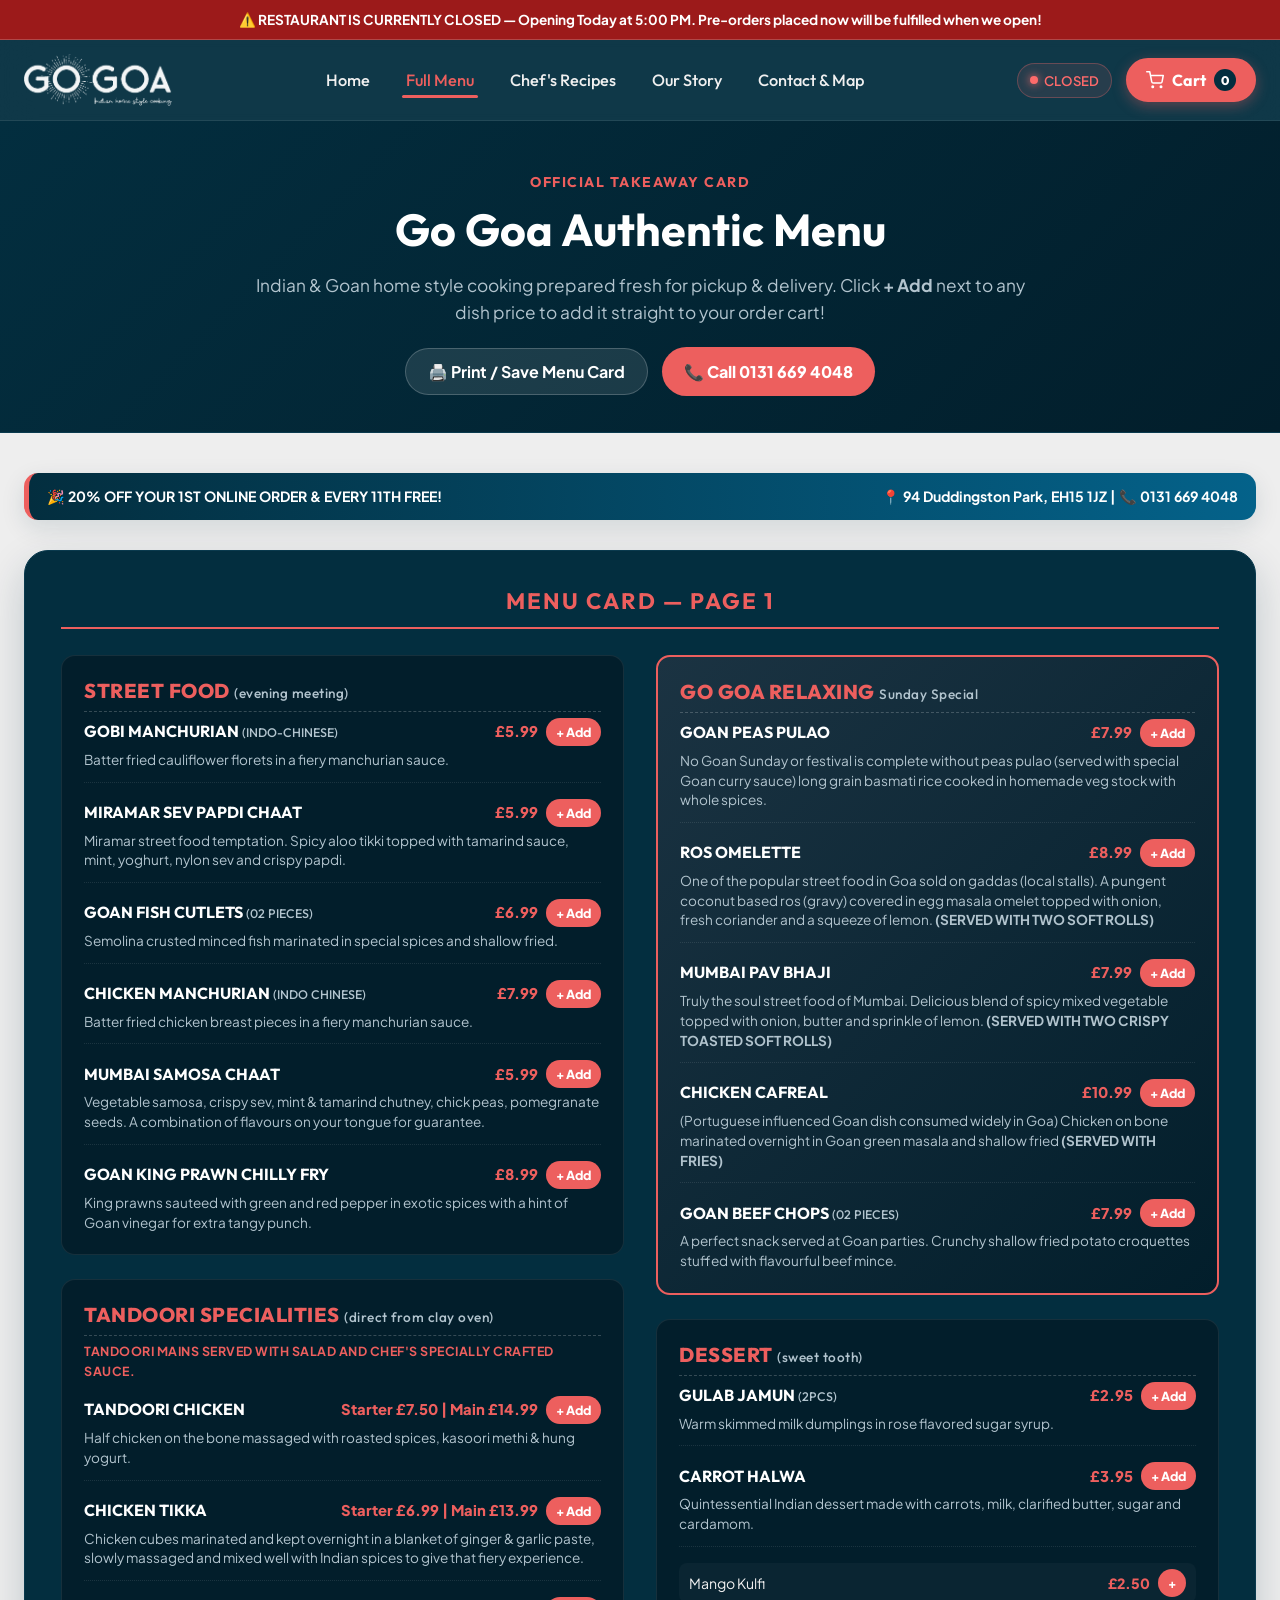
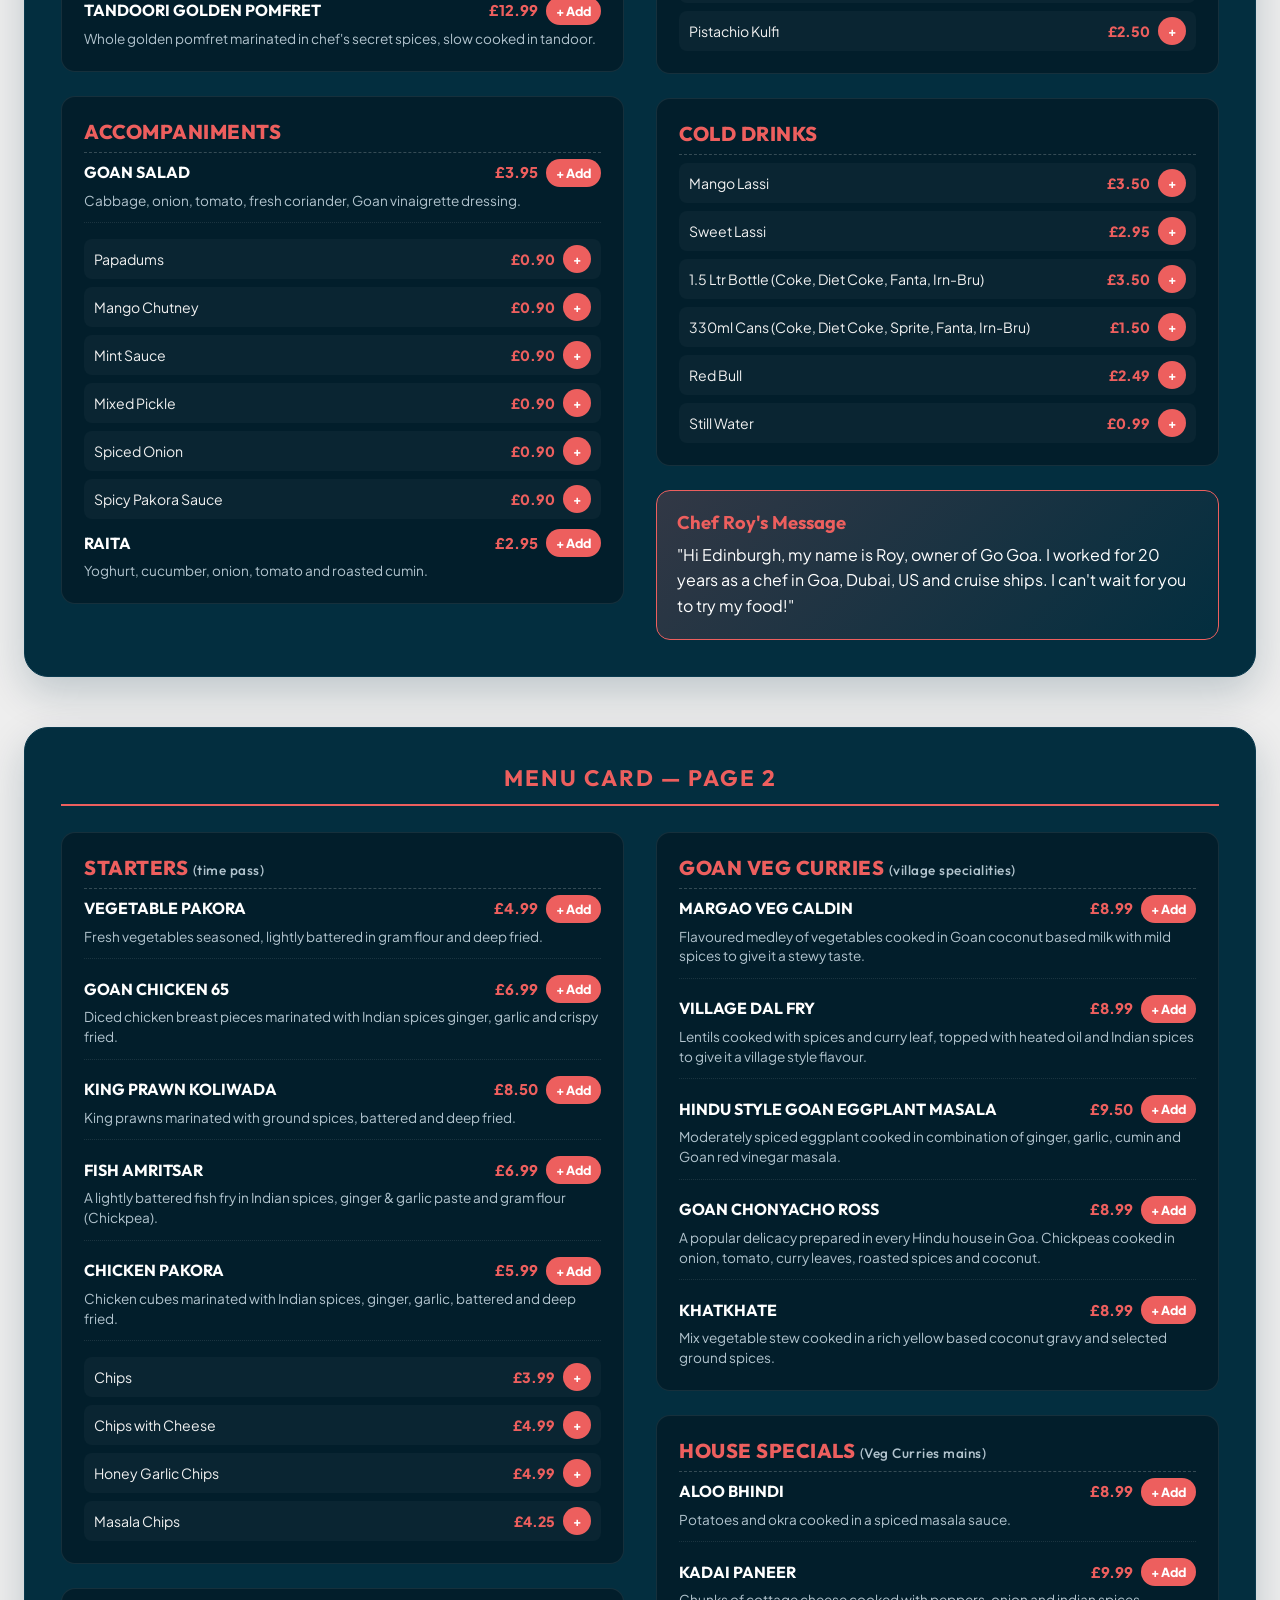
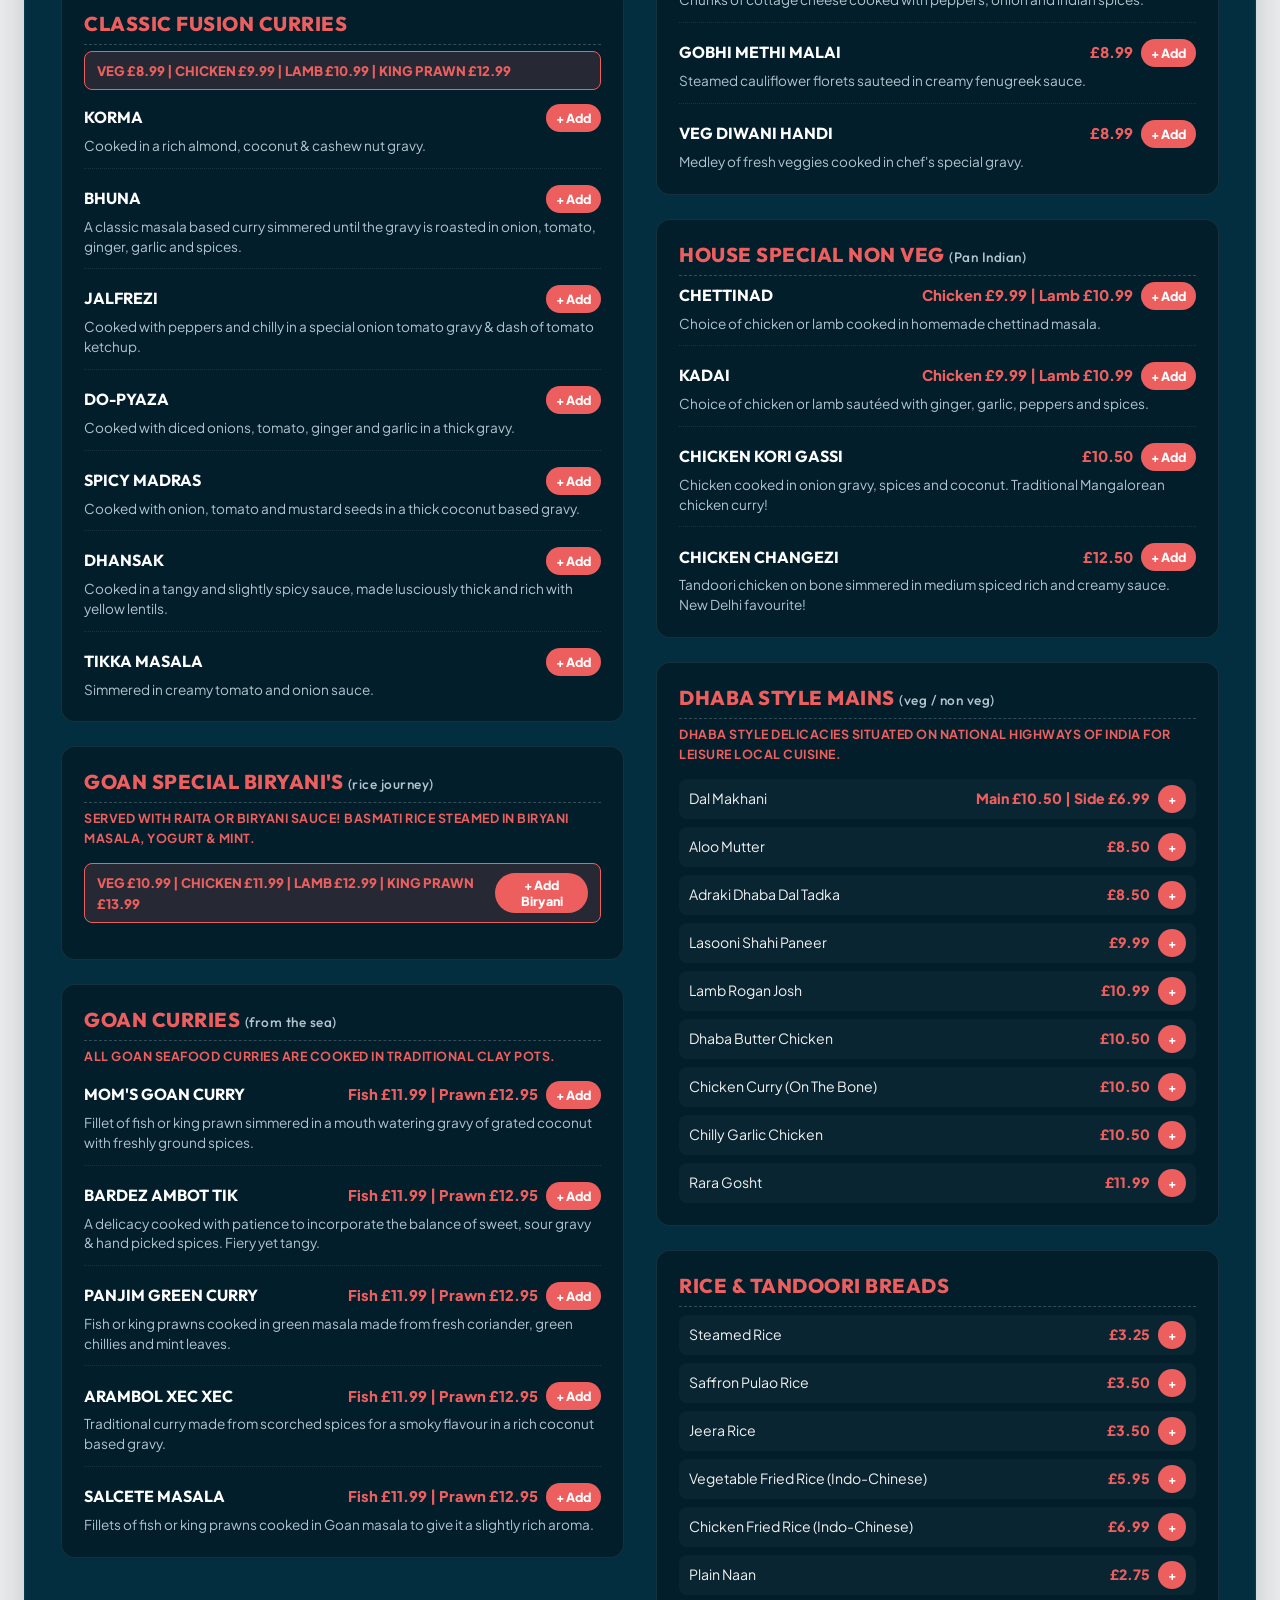
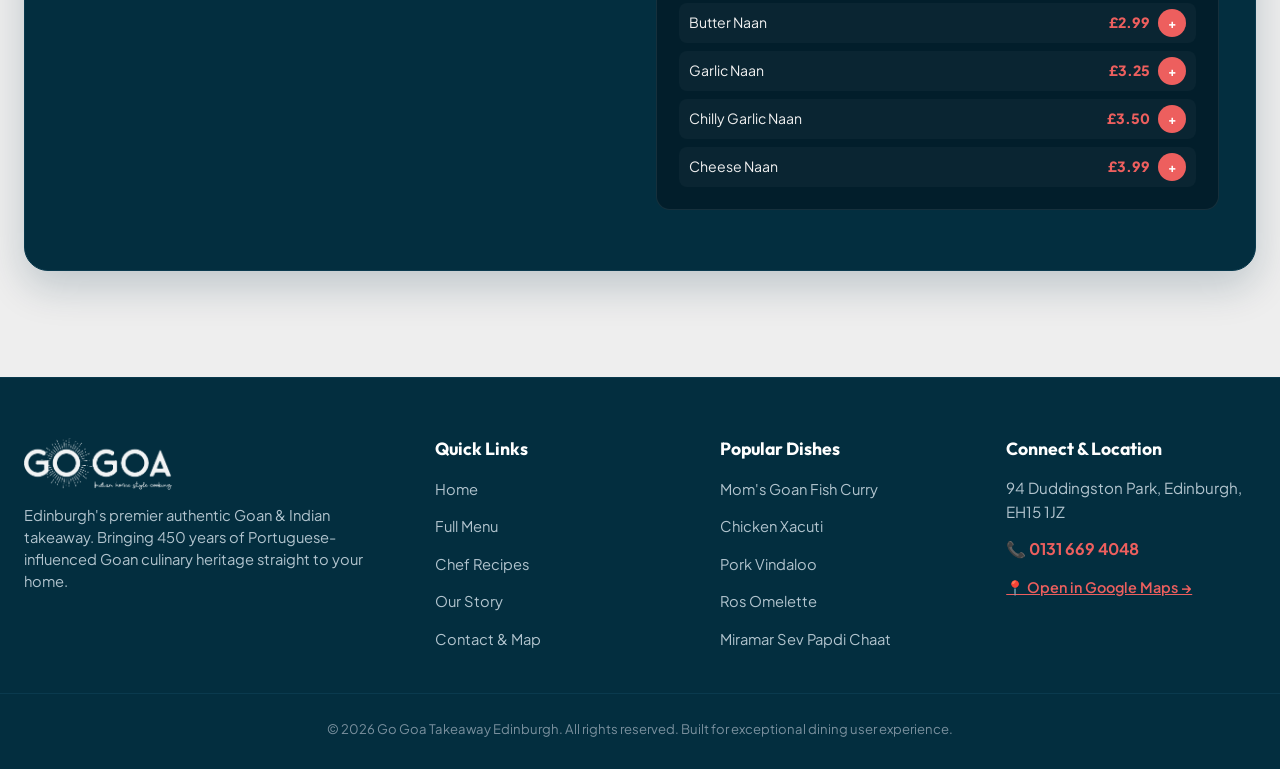
<file: menu.html>
<!DOCTYPE html>
<html lang="en-GB">
<head>
  <meta charset="UTF-8">
  <meta name="viewport" content="width=device-width, initial-scale=1.0, viewport-fit=cover">
  <title>Takeaway Menu Card | Go Goa Edinburgh</title>
  <meta name="description" content="Official takeaway written menu for Go Goa Edinburgh. Authentic Goan and Indian home style cooking freshly prepared for pickup and delivery.">
  
  <!-- Favicon -->
  <link rel="icon" type="image/jpg" href="https://gogoaedinburgh.co.uk/wp-content/uploads/2022/07/cropped-go-goa-indian-food-delivery-in-edinburgh-favicon--270x270.jpg">

  <!-- Stylesheet -->
  <link rel="stylesheet" href="styles.css?v=112">
</head>
<body class="menu-card-body">

  <!-- Closed Restaurant Top Warning Banner -->
  <div id="closed-alert-banner" class="closed-alert-banner"></div>

  <!-- Header / Navigation -->
  <header class="main-header">
    <div class="container header-container">
      <a href="index.html#home" class="brand-logo">
        <img src="images/logo-top.png" alt="Go Goa Takeaway Edinburgh" class="header-logo-img" />
      </a>

      <ul class="nav-links">
        <li><a href="index.html#home" class="nav-link">Home</a></li>
        <li><a href="menu.html" class="nav-link active" data-tab="menu">Full Menu</a></li>
        <li><a href="index.html#recipes" class="nav-link">Chef's Recipes</a></li>
        <li><a href="index.html#story" class="nav-link">Our Story</a></li>
        <li><a href="index.html#contact" class="nav-link">Contact & Map</a></li>
      </ul>

      <div class="header-actions">
        <div id="store-status-badge" class="status-badge open">
          <span class="status-dot"></span> <span class="status-text">OPEN NOW</span>
        </div>
        <button class="cart-btn" id="open-cart-btn" aria-label="View shopping cart">
          <svg width="18" height="18" fill="none" stroke="currentColor" stroke-width="2" stroke-linecap="round" stroke-linejoin="round" viewBox="0 0 24 24"><circle cx="9" cy="21" r="1"/><circle cx="20" cy="21" r="1"/><path d="M1 1h4l2.68 13.39a2 2 0 0 0 2 1.61h9.72a2 2 0 0 0 2-1.61L23 6H6"/></svg>
          <span class="cart-btn-label">Cart</span>
          <span class="cart-count cart-count-val">0</span>
        </button>
        <button class="mobile-menu-toggle" id="mobile-menu-toggle" aria-label="Toggle navigation menu">
          <span class="hamburger-line"></span>
          <span class="hamburger-line"></span>
          <span class="hamburger-line"></span>
        </button>
      </div>
    </div>
  </header>

  <!-- Mobile Navigation Overlay & Side Drawer -->
  <div class="mobile-nav-overlay" id="mobile-nav-overlay"></div>
  <aside class="mobile-nav-drawer" id="mobile-nav-drawer" aria-label="Mobile Navigation Menu">
    <div class="mobile-drawer-header">
      <a href="index.html#home" class="brand-logo drawer-logo">
        <img src="images/logo-top.png" alt="Go Goa Takeaway Edinburgh" class="header-logo-img" />
      </a>
      <button class="drawer-close-btn" id="close-mobile-nav" aria-label="Close menu">
        <svg width="18" height="18" viewBox="0 0 24 24" fill="none" stroke="currentColor" stroke-width="2.5" stroke-linecap="round" stroke-linejoin="round" aria-hidden="true">
          <line x1="18" y1="6" x2="6" y2="18"></line>
          <line x1="6" y1="6" x2="18" y2="18"></line>
        </svg>
      </button>
    </div>
    <div class="mobile-drawer-body">
      <ul class="mobile-drawer-links">
        <li>
          <a href="index.html#home" class="mobile-drawer-link">
            <span class="drawer-icon">🏠</span>
            <span>Home</span>
          </a>
        </li>
        <li>
          <a href="menu.html" class="mobile-drawer-link active">
            <span class="drawer-icon">📖</span>
            <span>Full Menu</span>
          </a>
        </li>
        <li>
          <a href="index.html#recipes" class="mobile-drawer-link">
            <span class="drawer-icon">👨‍🍳</span>
            <span>Chef's Recipes</span>
          </a>
        </li>
        <li>
          <a href="index.html#story" class="mobile-drawer-link">
            <span class="drawer-icon">📜</span>
            <span>Our Story</span>
          </a>
        </li>
        <li>
          <a href="index.html#contact" class="mobile-drawer-link">
            <span class="drawer-icon">📍</span>
            <span>Contact & Map</span>
          </a>
        </li>
      </ul>

      <div class="mobile-drawer-footer">
        <div id="drawer-store-status" class="status-badge open">
          <span class="status-dot"></span> OPEN NOW
        </div>
        <a href="#full-menu-card" class="drawer-cta-btn">
          <span>Browse Menu Card</span>
          <span>→</span>
        </a>
        <div class="drawer-contact-info">
          <p>📞 <a href="tel:01316694048">0131 669 4048</a></p>
          <p>📍 94 Duddingston Park, Edinburgh</p>
        </div>
      </div>
    </div>
  </aside>

  <!-- Page Header Banner -->
  <section class="menu-hero-banner">
    <div class="container">
      <div class="menu-banner-content">
        <span class="section-subtitle">Official Takeaway Card</span>
        <h1 class="menu-banner-title">Go Goa Authentic Menu</h1>
        <p class="menu-banner-desc">
          Indian & Goan home style cooking prepared fresh for pickup & delivery. Click <strong>+ Add</strong> next to any dish price to add it straight to your order cart!
        </p>
        <div class="menu-banner-actions">
          <button class="btn-print-menu" onclick="window.print();">
            <span>🖨️ Print / Save Menu Card</span>
          </button>
          <a href="tel:01316694048" class="btn-call-order">
            <span>📞 Call 0131 669 4048</span>
          </a>
        </div>
      </div>
    </div>
  </section>

  <!-- Full Written Menu Card Section -->
  <main id="full-menu-card" class="pdf-menu-section">
    <div class="container">

      <div class="pdf-menu-notice-bar">
        <span>🎉 <strong>20% OFF YOUR 1ST ONLINE ORDER & EVERY 11TH FREE!</strong></span>
        <span>📍 94 Duddingston Park, EH15 1JZ | 📞 0131 669 4048</span>
      </div>

      <!-- PDF MENU PAGE 1 LAYOUT -->
      <div class="pdf-menu-page-wrapper">
        <div class="pdf-page-header">
          <h2 class="pdf-page-title">MENU CARD — PAGE 1</h2>
        </div>

        <div class="pdf-menu-grid-2col">
          <!-- PAGE 1 / COLUMN 1 -->
          <div class="pdf-menu-col">
            
            <!-- SECTION: STREET FOOD -->
            <div class="pdf-section-box">
              <h3 class="pdf-section-title">Street food <span>(evening meeting)</span></h3>
              
              <div class="pdf-dish-item">
                <div class="pdf-dish-head">
                  <span class="pdf-dish-name">GOBI MANCHURIAN <small>(INDO-CHINESE)</small></span>
                  <span class="pdf-dish-price">£5.99 <button class="btn-text-add" data-id="sf2">+ Add</button></span>
                </div>
                <p class="pdf-dish-desc">Batter fried cauliflower florets in a fiery manchurian sauce.</p>
              </div>

              <div class="pdf-dish-item">
                <div class="pdf-dish-head">
                  <span class="pdf-dish-name">MIRAMAR SEV PAPDI CHAAT</span>
                  <span class="pdf-dish-price">£5.99 <button class="btn-text-add" data-id="sf4">+ Add</button></span>
                </div>
                <p class="pdf-dish-desc">Miramar street food temptation. Spicy aloo tikki topped with tamarind sauce, mint, yoghurt, nylon sev and crispy papdi.</p>
              </div>

              <div class="pdf-dish-item">
                <div class="pdf-dish-head">
                  <span class="pdf-dish-name">GOAN FISH CUTLETS <small>(02 PIECES)</small></span>
                  <span class="pdf-dish-price">£6.99 <button class="btn-text-add" data-id="st7">+ Add</button></span>
                </div>
                <p class="pdf-dish-desc">Semolina crusted minced fish marinated in special spices and shallow fried.</p>
              </div>

              <div class="pdf-dish-item">
                <div class="pdf-dish-head">
                  <span class="pdf-dish-name">CHICKEN MANCHURIAN <small>(INDO CHINESE)</small></span>
                  <span class="pdf-dish-price">£7.99 <button class="btn-text-add" data-id="sf1">+ Add</button></span>
                </div>
                <p class="pdf-dish-desc">Batter fried chicken breast pieces in a fiery manchurian sauce.</p>
              </div>

              <div class="pdf-dish-item">
                <div class="pdf-dish-head">
                  <span class="pdf-dish-name">MUMBAI SAMOSA CHAAT</span>
                  <span class="pdf-dish-price">£5.99 <button class="btn-text-add" data-id="st1">+ Add</button></span>
                </div>
                <p class="pdf-dish-desc">Vegetable samosa, crispy sev, mint & tamarind chutney, chick peas, pomegranate seeds. A combination of flavours on your tongue for guarantee.</p>
              </div>

              <div class="pdf-dish-item">
                <div class="pdf-dish-head">
                  <span class="pdf-dish-name">GOAN KING PRAWN CHILLY FRY</span>
                  <span class="pdf-dish-price">£8.99 <button class="btn-text-add" data-id="sf6">+ Add</button></span>
                </div>
                <p class="pdf-dish-desc">King prawns sauteed with green and red pepper in exotic spices with a hint of Goan vinegar for extra tangy punch.</p>
              </div>
            </div>

            <!-- SECTION: TANDOORI SPECIALITIES -->
            <div class="pdf-section-box">
              <h3 class="pdf-section-title">Tandoori specialities <span>(direct from clay oven)</span></h3>
              <p class="pdf-section-note">TANDOORI MAINS SERVED WITH SALAD AND CHEF'S SPECIALLY CRAFTED SAUCE.</p>

              <div class="pdf-dish-item">
                <div class="pdf-dish-head">
                  <span class="pdf-dish-name">TANDOORI CHICKEN</span>
                  <span class="pdf-dish-price">Starter £7.50 | Main £14.99 <button class="btn-text-add" data-id="tan1">+ Add</button></span>
                </div>
                <p class="pdf-dish-desc">Half chicken on the bone massaged with roasted spices, kasoori methi & hung yogurt.</p>
              </div>

              <div class="pdf-dish-item">
                <div class="pdf-dish-head">
                  <span class="pdf-dish-name">CHICKEN TIKKA</span>
                  <span class="pdf-dish-price">Starter £6.99 | Main £13.99 <button class="btn-text-add" data-id="tan2">+ Add</button></span>
                </div>
                <p class="pdf-dish-desc">Chicken cubes marinated and kept overnight in a blanket of ginger & garlic paste, slowly massaged and mixed well with Indian spices to give that fiery experience.</p>
              </div>

              <div class="pdf-dish-item">
                <div class="pdf-dish-head">
                  <span class="pdf-dish-name">TANDOORI GOLDEN POMFRET</span>
                  <span class="pdf-dish-price">£12.99 <button class="btn-text-add" data-id="tan3">+ Add</button></span>
                </div>
                <p class="pdf-dish-desc">Whole golden pomfret marinated in chef's secret spices, slow cooked in tandoor.</p>
              </div>
            </div>

            <!-- SECTION: ACCOMPANIMENTS -->
            <div class="pdf-section-box">
              <h3 class="pdf-section-title">Accompaniments</h3>
              
              <div class="pdf-dish-item">
                <div class="pdf-dish-head">
                  <span class="pdf-dish-name">GOAN SALAD</span>
                  <span class="pdf-dish-price">£3.95 <button class="btn-text-add" data-id="acc1">+ Add</button></span>
                </div>
                <p class="pdf-dish-desc">Cabbage, onion, tomato, fresh coriander, Goan vinaigrette dressing.</p>
              </div>

              <div class="pdf-simple-list">
                <div class="pdf-simple-row"><span>Papadums</span> <span>£0.90 <button class="btn-text-add" data-id="acc2">+</button></span></div>
                <div class="pdf-simple-row"><span>Mango Chutney</span> <span>£0.90 <button class="btn-text-add" data-id="acc3">+</button></span></div>
                <div class="pdf-simple-row"><span>Mint Sauce</span> <span>£0.90 <button class="btn-text-add" data-id="acc4">+</button></span></div>
                <div class="pdf-simple-row"><span>Mixed Pickle</span> <span>£0.90 <button class="btn-text-add" data-id="acc5">+</button></span></div>
                <div class="pdf-simple-row"><span>Spiced Onion</span> <span>£0.90 <button class="btn-text-add" data-id="acc6">+</button></span></div>
                <div class="pdf-simple-row"><span>Spicy Pakora Sauce</span> <span>£0.90 <button class="btn-text-add" data-id="acc7">+</button></span></div>
              </div>

              <div class="pdf-dish-item" style="margin-top: 10px;">
                <div class="pdf-dish-head">
                  <span class="pdf-dish-name">RAITA</span>
                  <span class="pdf-dish-price">£2.95 <button class="btn-text-add" data-id="acc8">+ Add</button></span>
                </div>
                <p class="pdf-dish-desc">Yoghurt, cucumber, onion, tomato and roasted cumin.</p>
              </div>
            </div>

          </div>

          <!-- PAGE 1 / COLUMN 2 -->
          <div class="pdf-menu-col">
            
            <!-- SECTION: SUNDAY SPECIALS -->
            <div class="pdf-section-box highlight-box">
              <h3 class="pdf-section-title">Go Goa Relaxing <span>Sunday Special</span></h3>
              
              <div class="pdf-dish-item">
                <div class="pdf-dish-head">
                  <span class="pdf-dish-name">GOAN PEAS PULAO</span>
                  <span class="pdf-dish-price">£7.99 <button class="btn-text-add" data-id="sun1">+ Add</button></span>
                </div>
                <p class="pdf-dish-desc">No Goan Sunday or festival is complete without peas pulao (served with special Goan curry sauce) long grain basmati rice cooked in homemade veg stock with whole spices.</p>
              </div>

              <div class="pdf-dish-item">
                <div class="pdf-dish-head">
                  <span class="pdf-dish-name">ROS OMELETTE</span>
                  <span class="pdf-dish-price">£8.99 <button class="btn-text-add" data-id="sun2">+ Add</button></span>
                </div>
                <p class="pdf-dish-desc">One of the popular street food in Goa sold on gaddas (local stalls). A pungent coconut based ros (gravy) covered in egg masala omelet topped with onion, fresh coriander and a squeeze of lemon. <strong>(SERVED WITH TWO SOFT ROLLS)</strong></p>
              </div>

              <div class="pdf-dish-item">
                <div class="pdf-dish-head">
                  <span class="pdf-dish-name">MUMBAI PAV BHAJI</span>
                  <span class="pdf-dish-price">£7.99 <button class="btn-text-add" data-id="sun3">+ Add</button></span>
                </div>
                <p class="pdf-dish-desc">Truly the soul street food of Mumbai. Delicious blend of spicy mixed vegetable topped with onion, butter and sprinkle of lemon. <strong>(SERVED WITH TWO CRISPY TOASTED SOFT ROLLS)</strong></p>
              </div>

              <div class="pdf-dish-item">
                <div class="pdf-dish-head">
                  <span class="pdf-dish-name">CHICKEN CAFREAL</span>
                  <span class="pdf-dish-price">£10.99 <button class="btn-text-add" data-id="sun4">+ Add</button></span>
                </div>
                <p class="pdf-dish-desc">(Portuguese influenced Goan dish consumed widely in Goa) Chicken on bone marinated overnight in Goan green masala and shallow fried <strong>(SERVED WITH FRIES)</strong></p>
              </div>

              <div class="pdf-dish-item">
                <div class="pdf-dish-head">
                  <span class="pdf-dish-name">GOAN BEEF CHOPS <small>(02 PIECES)</small></span>
                  <span class="pdf-dish-price">£7.99 <button class="btn-text-add" data-id="sun5">+ Add</button></span>
                </div>
                <p class="pdf-dish-desc">A perfect snack served at Goan parties. Crunchy shallow fried potato croquettes stuffed with flavourful beef mince.</p>
              </div>
            </div>

            <!-- SECTION: DESSERT -->
            <div class="pdf-section-box">
              <h3 class="pdf-section-title">Dessert <span>(sweet tooth)</span></h3>
              
              <div class="pdf-dish-item">
                <div class="pdf-dish-head">
                  <span class="pdf-dish-name">GULAB JAMUN <small>(2PCS)</small></span>
                  <span class="pdf-dish-price">£2.95 <button class="btn-text-add" data-id="des1">+ Add</button></span>
                </div>
                <p class="pdf-dish-desc">Warm skimmed milk dumplings in rose flavored sugar syrup.</p>
              </div>

              <div class="pdf-dish-item">
                <div class="pdf-dish-head">
                  <span class="pdf-dish-name">CARROT HALWA</span>
                  <span class="pdf-dish-price">£3.95 <button class="btn-text-add" data-id="des2">+ Add</button></span>
                </div>
                <p class="pdf-dish-desc">Quintessential Indian dessert made with carrots, milk, clarified butter, sugar and cardamom.</p>
              </div>

              <div class="pdf-simple-list">
                <div class="pdf-simple-row"><span>Mango Kulfi</span> <span>£2.50 <button class="btn-text-add" data-id="des3">+</button></span></div>
                <div class="pdf-simple-row"><span>Pistachio Kulfi</span> <span>£2.50 <button class="btn-text-add" data-id="des4">+</button></span></div>
              </div>
            </div>

            <!-- SECTION: COLD DRINKS -->
            <div class="pdf-section-box">
              <h3 class="pdf-section-title">Cold drinks</h3>
              
              <div class="pdf-simple-list">
                <div class="pdf-simple-row"><span>Mango Lassi</span> <span>£3.50 <button class="btn-text-add" data-id="dr1">+</button></span></div>
                <div class="pdf-simple-row"><span>Sweet Lassi</span> <span>£2.95 <button class="btn-text-add" data-id="dr2">+</button></span></div>
                <div class="pdf-simple-row"><span>1.5 Ltr Bottle (Coke, Diet Coke, Fanta, Irn-Bru)</span> <span>£3.50 <button class="btn-text-add" data-id="dr3">+</button></span></div>
                <div class="pdf-simple-row"><span>330ml Cans (Coke, Diet Coke, Sprite, Fanta, Irn-Bru)</span> <span>£1.50 <button class="btn-text-add" data-id="dr4">+</button></span></div>
                <div class="pdf-simple-row"><span>Red Bull</span> <span>£2.49 <button class="btn-text-add" data-id="dr5">+</button></span></div>
                <div class="pdf-simple-row"><span>Still Water</span> <span>£0.99 <button class="btn-text-add" data-id="dr6">+</button></span></div>
              </div>
            </div>

            <div class="pdf-chef-welcome-card">
              <h4>Chef Roy's Message</h4>
              <p>"Hi Edinburgh, my name is Roy, owner of Go Goa. I worked for 20 years as a chef in Goa, Dubai, US and cruise ships. I can't wait for you to try my food!"</p>
            </div>

          </div>
        </div>
      </div>

      <!-- PDF MENU PAGE 2 LAYOUT -->
      <div class="pdf-menu-page-wrapper" style="margin-top: 50px;">
        <div class="pdf-page-header">
          <h2 class="pdf-page-title">MENU CARD — PAGE 2</h2>
        </div>

        <div class="pdf-menu-grid-2col">
          <!-- PAGE 2 / COLUMN 1 -->
          <div class="pdf-menu-col">

            <!-- SECTION: STARTERS -->
            <div class="pdf-section-box">
              <h3 class="pdf-section-title">Starters <span>(time pass)</span></h3>
              
              <div class="pdf-dish-item">
                <div class="pdf-dish-head">
                  <span class="pdf-dish-name">VEGETABLE PAKORA</span>
                  <span class="pdf-dish-price">£4.99 <button class="btn-text-add" data-id="st2">+ Add</button></span>
                </div>
                <p class="pdf-dish-desc">Fresh vegetables seasoned, lightly battered in gram flour and deep fried.</p>
              </div>

              <div class="pdf-dish-item">
                <div class="pdf-dish-head">
                  <span class="pdf-dish-name">GOAN CHICKEN 65</span>
                  <span class="pdf-dish-price">£6.99 <button class="btn-text-add" data-id="st3">+ Add</button></span>
                </div>
                <p class="pdf-dish-desc">Diced chicken breast pieces marinated with Indian spices ginger, garlic and crispy fried.</p>
              </div>

              <div class="pdf-dish-item">
                <div class="pdf-dish-head">
                  <span class="pdf-dish-name">KING PRAWN KOLIWADA</span>
                  <span class="pdf-dish-price">£8.50 <button class="btn-text-add" data-id="st4">+ Add</button></span>
                </div>
                <p class="pdf-dish-desc">King prawns marinated with ground spices, battered and deep fried.</p>
              </div>

              <div class="pdf-dish-item">
                <div class="pdf-dish-head">
                  <span class="pdf-dish-name">FISH AMRITSAR</span>
                  <span class="pdf-dish-price">£6.99 <button class="btn-text-add" data-id="st5">+ Add</button></span>
                </div>
                <p class="pdf-dish-desc">A lightly battered fish fry in Indian spices, ginger & garlic paste and gram flour (Chickpea).</p>
              </div>

              <div class="pdf-dish-item">
                <div class="pdf-dish-head">
                  <span class="pdf-dish-name">CHICKEN PAKORA</span>
                  <span class="pdf-dish-price">£5.99 <button class="btn-text-add" data-id="st6">+ Add</button></span>
                </div>
                <p class="pdf-dish-desc">Chicken cubes marinated with Indian spices, ginger, garlic, battered and deep fried.</p>
              </div>

              <div class="pdf-simple-list">
                <div class="pdf-simple-row"><span>Chips</span> <span>£3.99 <button class="btn-text-add" data-id="ch1">+</button></span></div>
                <div class="pdf-simple-row"><span>Chips with Cheese</span> <span>£4.99 <button class="btn-text-add" data-id="ch2">+</button></span></div>
                <div class="pdf-simple-row"><span>Honey Garlic Chips</span> <span>£4.99 <button class="btn-text-add" data-id="ch3">+</button></span></div>
                <div class="pdf-simple-row"><span>Masala Chips</span> <span>£4.25 <button class="btn-text-add" data-id="ch4">+</button></span></div>
              </div>
            </div>

            <!-- SECTION: CLASSIC FUSION CURRIES -->
            <div class="pdf-section-box">
              <h3 class="pdf-section-title">Classic fusion curries</h3>
              <div class="pdf-price-banner">
                VEG £8.99 | CHICKEN £9.99 | LAMB £10.99 | KING PRAWN £12.99
              </div>

              <div class="pdf-dish-item">
                <div class="pdf-dish-head"><span class="pdf-dish-name">KORMA</span><button class="btn-text-add" data-id="cf1">+ Add</button></div>
                <p class="pdf-dish-desc">Cooked in a rich almond, coconut & cashew nut gravy.</p>
              </div>

              <div class="pdf-dish-item">
                <div class="pdf-dish-head"><span class="pdf-dish-name">BHUNA</span><button class="btn-text-add" data-id="cf2">+ Add</button></div>
                <p class="pdf-dish-desc">A classic masala based curry simmered until the gravy is roasted in onion, tomato, ginger, garlic and spices.</p>
              </div>

              <div class="pdf-dish-item">
                <div class="pdf-dish-head"><span class="pdf-dish-name">JALFREZI</span><button class="btn-text-add" data-id="cf3">+ Add</button></div>
                <p class="pdf-dish-desc">Cooked with peppers and chilly in a special onion tomato gravy & dash of tomato ketchup.</p>
              </div>

              <div class="pdf-dish-item">
                <div class="pdf-dish-head"><span class="pdf-dish-name">DO-PYAZA</span><button class="btn-text-add" data-id="cf4">+ Add</button></div>
                <p class="pdf-dish-desc">Cooked with diced onions, tomato, ginger and garlic in a thick gravy.</p>
              </div>

              <div class="pdf-dish-item">
                <div class="pdf-dish-head"><span class="pdf-dish-name">SPICY MADRAS</span><button class="btn-text-add" data-id="cf5">+ Add</button></div>
                <p class="pdf-dish-desc">Cooked with onion, tomato and mustard seeds in a thick coconut based gravy.</p>
              </div>

              <div class="pdf-dish-item">
                <div class="pdf-dish-head"><span class="pdf-dish-name">DHANSAK</span><button class="btn-text-add" data-id="cf6">+ Add</button></div>
                <p class="pdf-dish-desc">Cooked in a tangy and slightly spicy sauce, made lusciously thick and rich with yellow lentils.</p>
              </div>

              <div class="pdf-dish-item">
                <div class="pdf-dish-head"><span class="pdf-dish-name">TIKKA MASALA</span><button class="btn-text-add" data-id="cf7">+ Add</button></div>
                <p class="pdf-dish-desc">Simmered in creamy tomato and onion sauce.</p>
              </div>
            </div>

            <!-- SECTION: BIRYANI -->
            <div class="pdf-section-box">
              <h3 class="pdf-section-title">Goan special biryani's <span>(rice journey)</span></h3>
              <p class="pdf-section-note">SERVED WITH RAITA OR BIRYANI SAUCE! BASMATI RICE STEAMED IN BIRYANI MASALA, YOGURT & MINT.</p>
              <div class="pdf-price-banner">
                VEG £10.99 | CHICKEN £11.99 | LAMB £12.99 | KING PRAWN £13.99
                <button class="btn-text-add" data-id="bir1" style="margin-left: 10px;">+ Add Biryani</button>
              </div>
            </div>

            <!-- SECTION: GOAN SEAFOOD CURRIES -->
            <div class="pdf-section-box">
              <h3 class="pdf-section-title">Goan Curries <span>(from the sea)</span></h3>
              <p class="pdf-section-note">ALL GOAN SEAFOOD CURRIES ARE COOKED IN TRADITIONAL CLAY POTS.</p>

              <div class="pdf-dish-item">
                <div class="pdf-dish-head">
                  <span class="pdf-dish-name">MOM'S GOAN CURRY</span>
                  <span class="pdf-dish-price">Fish £11.99 | Prawn £12.95 <button class="btn-text-add" data-id="gsea1">+ Add</button></span>
                </div>
                <p class="pdf-dish-desc">Fillet of fish or king prawn simmered in a mouth watering gravy of grated coconut with freshly ground spices.</p>
              </div>

              <div class="pdf-dish-item">
                <div class="pdf-dish-head">
                  <span class="pdf-dish-name">BARDEZ AMBOT TIK</span>
                  <span class="pdf-dish-price">Fish £11.99 | Prawn £12.95 <button class="btn-text-add" data-id="gsea2">+ Add</button></span>
                </div>
                <p class="pdf-dish-desc">A delicacy cooked with patience to incorporate the balance of sweet, sour gravy & hand picked spices. Fiery yet tangy.</p>
              </div>

              <div class="pdf-dish-item">
                <div class="pdf-dish-head">
                  <span class="pdf-dish-name">PANJIM GREEN CURRY</span>
                  <span class="pdf-dish-price">Fish £11.99 | Prawn £12.95 <button class="btn-text-add" data-id="gsea3">+ Add</button></span>
                </div>
                <p class="pdf-dish-desc">Fish or king prawns cooked in green masala made from fresh coriander, green chillies and mint leaves.</p>
              </div>

              <div class="pdf-dish-item">
                <div class="pdf-dish-head">
                  <span class="pdf-dish-name">ARAMBOL XEC XEC</span>
                  <span class="pdf-dish-price">Fish £11.99 | Prawn £12.95 <button class="btn-text-add" data-id="gsea4">+ Add</button></span>
                </div>
                <p class="pdf-dish-desc">Traditional curry made from scorched spices for a smoky flavour in a rich coconut based gravy.</p>
              </div>

              <div class="pdf-dish-item">
                <div class="pdf-dish-head">
                  <span class="pdf-dish-name">SALCETE MASALA</span>
                  <span class="pdf-dish-price">Fish £11.99 | Prawn £12.95 <button class="btn-text-add" data-id="gsea5">+ Add</button></span>
                </div>
                <p class="pdf-dish-desc">Fillets of fish or king prawns cooked in Goan masala to give it a slightly rich aroma.</p>
              </div>
            </div>

          </div>

          <!-- PAGE 2 / COLUMN 2 -->
          <div class="pdf-menu-col">

            <!-- SECTION: GOAN VEG CURRIES -->
            <div class="pdf-section-box">
              <h3 class="pdf-section-title">Goan veg curries <span>(village specialities)</span></h3>
              
              <div class="pdf-dish-item">
                <div class="pdf-dish-head">
                  <span class="pdf-dish-name">MARGAO VEG CALDIN</span>
                  <span class="pdf-dish-price">£8.99 <button class="btn-text-add" data-id="gveg1">+ Add</button></span>
                </div>
                <p class="pdf-dish-desc">Flavoured medley of vegetables cooked in Goan coconut based milk with mild spices to give it a stewy taste.</p>
              </div>

              <div class="pdf-dish-item">
                <div class="pdf-dish-head">
                  <span class="pdf-dish-name">VILLAGE DAL FRY</span>
                  <span class="pdf-dish-price">£8.99 <button class="btn-text-add" data-id="gveg2">+ Add</button></span>
                </div>
                <p class="pdf-dish-desc">Lentils cooked with spices and curry leaf, topped with heated oil and Indian spices to give it a village style flavour.</p>
              </div>

              <div class="pdf-dish-item">
                <div class="pdf-dish-head">
                  <span class="pdf-dish-name">HINDU STYLE GOAN EGGPLANT MASALA</span>
                  <span class="pdf-dish-price">£9.50 <button class="btn-text-add" data-id="gveg3">+ Add</button></span>
                </div>
                <p class="pdf-dish-desc">Moderately spiced eggplant cooked in combination of ginger, garlic, cumin and Goan red vinegar masala.</p>
              </div>

              <div class="pdf-dish-item">
                <div class="pdf-dish-head">
                  <span class="pdf-dish-name">GOAN CHONYACHO ROSS</span>
                  <span class="pdf-dish-price">£8.99 <button class="btn-text-add" data-id="gveg4">+ Add</button></span>
                </div>
                <p class="pdf-dish-desc">A popular delicacy prepared in every Hindu house in Goa. Chickpeas cooked in onion, tomato, curry leaves, roasted spices and coconut.</p>
              </div>

              <div class="pdf-dish-item">
                <div class="pdf-dish-head">
                  <span class="pdf-dish-name">KHATKHATE</span>
                  <span class="pdf-dish-price">£8.99 <button class="btn-text-add" data-id="gveg5">+ Add</button></span>
                </div>
                <p class="pdf-dish-desc">Mix vegetable stew cooked in a rich yellow based coconut gravy and selected ground spices.</p>
              </div>
            </div>

            <!-- SECTION: HOUSE SPECIALS VEG & NON-VEG -->
            <div class="pdf-section-box">
              <h3 class="pdf-section-title">House specials <span>(Veg Curries mains)</span></h3>
              
              <div class="pdf-dish-item">
                <div class="pdf-dish-head"><span class="pdf-dish-name">ALOO BHINDI</span> <span class="pdf-dish-price">£8.99 <button class="btn-text-add" data-id="hsv1">+ Add</button></span></div>
                <p class="pdf-dish-desc">Potatoes and okra cooked in a spiced masala sauce.</p>
              </div>
              <div class="pdf-dish-item">
                <div class="pdf-dish-head"><span class="pdf-dish-name">KADAI PANEER</span> <span class="pdf-dish-price">£9.99 <button class="btn-text-add" data-id="hsv2">+ Add</button></span></div>
                <p class="pdf-dish-desc">Chunks of cottage cheese cooked with peppers, onion and indian spices.</p>
              </div>
              <div class="pdf-dish-item">
                <div class="pdf-dish-head"><span class="pdf-dish-name">GOBHI METHI MALAI</span> <span class="pdf-dish-price">£8.99 <button class="btn-text-add" data-id="hsv3">+ Add</button></span></div>
                <p class="pdf-dish-desc">Steamed cauliflower florets sauteed in creamy fenugreek sauce.</p>
              </div>
              <div class="pdf-dish-item">
                <div class="pdf-dish-head"><span class="pdf-dish-name">VEG DIWANI HANDI</span> <span class="pdf-dish-price">£8.99 <button class="btn-text-add" data-id="hsv4">+ Add</button></span></div>
                <p class="pdf-dish-desc">Medley of fresh veggies cooked in chef's special gravy.</p>
              </div>
            </div>

            <div class="pdf-section-box">
              <h3 class="pdf-section-title">House special non veg <span>(Pan Indian)</span></h3>
              
              <div class="pdf-dish-item">
                <div class="pdf-dish-head"><span class="pdf-dish-name">CHETTINAD</span> <span class="pdf-dish-price">Chicken £9.99 | Lamb £10.99 <button class="btn-text-add" data-id="hsn1">+ Add</button></span></div>
                <p class="pdf-dish-desc">Choice of chicken or lamb cooked in homemade chettinad masala.</p>
              </div>
              <div class="pdf-dish-item">
                <div class="pdf-dish-head"><span class="pdf-dish-name">KADAI</span> <span class="pdf-dish-price">Chicken £9.99 | Lamb £10.99 <button class="btn-text-add" data-id="hsn2">+ Add</button></span></div>
                <p class="pdf-dish-desc">Choice of chicken or lamb sautéed with ginger, garlic, peppers and spices.</p>
              </div>
              <div class="pdf-dish-item">
                <div class="pdf-dish-head"><span class="pdf-dish-name">CHICKEN KORI GASSI</span> <span class="pdf-dish-price">£10.50 <button class="btn-text-add" data-id="hsn4">+ Add</button></span></div>
                <p class="pdf-dish-desc">Chicken cooked in onion gravy, spices and coconut. Traditional Mangalorean chicken curry!</p>
              </div>
              <div class="pdf-dish-item">
                <div class="pdf-dish-head"><span class="pdf-dish-name">CHICKEN CHANGEZI</span> <span class="pdf-dish-price">£12.50 <button class="btn-text-add" data-id="hsn6">+ Add</button></span></div>
                <p class="pdf-dish-desc">Tandoori chicken on bone simmered in medium spiced rich and creamy sauce. New Delhi favourite!</p>
              </div>
            </div>

            <!-- SECTION: DHABA STYLE MAINS -->
            <div class="pdf-section-box">
              <h3 class="pdf-section-title">Dhaba style mains <span>(veg / non veg)</span></h3>
              <p class="pdf-section-note">DHABA STYLE DELICACIES SITUATED ON NATIONAL HIGHWAYS OF INDIA FOR LEISURE LOCAL CUISINE.</p>

              <div class="pdf-simple-list">
                <div class="pdf-simple-row"><span>Dal Makhani</span> <span>Main £10.50 | Side £6.99 <button class="btn-text-add" data-id="dh1">+</button></span></div>
                <div class="pdf-simple-row"><span>Aloo Mutter</span> <span>£8.50 <button class="btn-text-add" data-id="dh2">+</button></span></div>
                <div class="pdf-simple-row"><span>Adraki Dhaba Dal Tadka</span> <span>£8.50 <button class="btn-text-add" data-id="dh3">+</button></span></div>
                <div class="pdf-simple-row"><span>Lasooni Shahi Paneer</span> <span>£9.99 <button class="btn-text-add" data-id="dh5">+</button></span></div>
                <div class="pdf-simple-row"><span>Lamb Rogan Josh</span> <span>£10.99 <button class="btn-text-add" data-id="dh7">+</button></span></div>
                <div class="pdf-simple-row"><span>Dhaba Butter Chicken</span> <span>£10.50 <button class="btn-text-add" data-id="dh8">+</button></span></div>
                <div class="pdf-simple-row"><span>Chicken Curry (On The Bone)</span> <span>£10.50 <button class="btn-text-add" data-id="dh9">+</button></span></div>
                <div class="pdf-simple-row"><span>Chilly Garlic Chicken</span> <span>£10.50 <button class="btn-text-add" data-id="dh10">+</button></span></div>
                <div class="pdf-simple-row"><span>Rara Gosht</span> <span>£11.99 <button class="btn-text-add" data-id="dh12">+</button></span></div>
              </div>
            </div>

            <!-- SECTION: RICE & BREADS -->
            <div class="pdf-section-box">
              <h3 class="pdf-section-title">Rice & Tandoori Breads</h3>
              
              <div class="pdf-simple-list">
                <div class="pdf-simple-row"><span>Steamed Rice</span> <span>£3.25 <button class="btn-text-add" data-id="rc1">+</button></span></div>
                <div class="pdf-simple-row"><span>Saffron Pulao Rice</span> <span>£3.50 <button class="btn-text-add" data-id="rc2">+</button></span></div>
                <div class="pdf-simple-row"><span>Jeera Rice</span> <span>£3.50 <button class="btn-text-add" data-id="rc3">+</button></span></div>
                <div class="pdf-simple-row"><span>Vegetable Fried Rice (Indo-Chinese)</span> <span>£5.95 <button class="btn-text-add" data-id="rc6">+</button></span></div>
                <div class="pdf-simple-row"><span>Chicken Fried Rice (Indo-Chinese)</span> <span>£6.99 <button class="btn-text-add" data-id="rc7">+</button></span></div>
                <div class="pdf-simple-row"><span>Plain Naan</span> <span>£2.75 <button class="btn-text-add" data-id="br1">+</button></span></div>
                <div class="pdf-simple-row"><span>Butter Naan</span> <span>£2.99 <button class="btn-text-add" data-id="br2">+</button></span></div>
                <div class="pdf-simple-row"><span>Garlic Naan</span> <span>£3.25 <button class="btn-text-add" data-id="br3">+</button></span></div>
                <div class="pdf-simple-row"><span>Chilly Garlic Naan</span> <span>£3.50 <button class="btn-text-add" data-id="br4">+</button></span></div>
                <div class="pdf-simple-row"><span>Cheese Naan</span> <span>£3.99 <button class="btn-text-add" data-id="br5">+</button></span></div>
              </div>
            </div>

          </div>
        </div>

      </div>

    </div>
  </main>

  <!-- Slide-over Shopping Cart Drawer -->
  <div class="cart-drawer-overlay" id="cart-drawer-overlay">
    <div class="cart-drawer">
      <div class="cart-header">
        <h3>Your Order</h3>
        <button class="close-cart-btn" id="close-cart-btn" aria-label="Close cart">
          <svg width="18" height="18" viewBox="0 0 24 24" fill="none" stroke="currentColor" stroke-width="2.5" stroke-linecap="round" stroke-linejoin="round" aria-hidden="true">
            <line x1="18" y1="6" x2="6" y2="18"></line>
            <line x1="6" y1="6" x2="18" y2="18"></line>
          </svg>
        </button>
      </div>

      <div class="cart-type-toggle">
        <button class="type-btn active" id="type-pickup">
          <svg width="16" height="16" fill="none" stroke="currentColor" stroke-width="2" stroke-linecap="round" stroke-linejoin="round" viewBox="0 0 24 24"><path d="M6 2L3 6v14a2 2 0 0 0 2 2h14a2 2 0 0 0 2-2V6l-3-4z"/><line x1="3" y1="6" x2="21" y2="6"/><path d="M16 10a4 4 0 0 1-8 0"/></svg>
          Pick Up
        </button>
        <button class="type-btn" id="type-delivery">
          <svg width="16" height="16" fill="none" stroke="currentColor" stroke-width="2" stroke-linecap="round" stroke-linejoin="round" viewBox="0 0 24 24"><rect x="1" y="3" width="15" height="13" rx="2"/><path d="M16 8h4l3 3v5h-7V8zM5.5 21a1.5 1.5 0 1 0 0-3 1.5 1.5 0 0 0 0 3zm13 0a1.5 1.5 0 1 0 0-3 1.5 1.5 0 0 0 0 3z"/></svg>
          Delivery (£2.50)
        </button>
      </div>

      <div class="cart-items-body" id="cart-items-container">
        <!-- Rendered dynamically -->
      </div>

      <div class="cart-footer">
        <div id="discount-notice" class="discount-notice" style="display:none;"></div>

        <div class="cart-summary-line">
          <span>Subtotal</span>
          <span id="cart-subtotal">£0.00</span>
        </div>
        <div class="cart-summary-line" id="discount-line" style="display:none;">
          <span id="discount-label">Wed/Thu Discount (10%)</span>
          <span id="cart-discount" style="color: #2ECC71;">-£0.00</span>
        </div>
        <div class="cart-summary-line">
          <span>Delivery Fee</span>
          <span id="cart-delivery">FREE</span>
        </div>
        <div class="cart-summary-line total">
          <span>Total Payable</span>
          <span id="cart-grand-total">£0.00</span>
        </div>

        <button class="btn-checkout" id="checkout-btn">
          <span>Proceed to Checkout →</span>
        </button>
      </div>
    </div>
  </div>

  <!-- Restaurant Closed Pre-Order Notification Modal -->
  <div class="modal-overlay" id="closed-modal">
    <div class="modal-card closed-modal-card">
      <button class="modal-close-btn" id="close-closed-modal" aria-label="Close dialog">
        <svg width="18" height="18" viewBox="0 0 24 24" fill="none" stroke="currentColor" stroke-width="2.5" stroke-linecap="round" stroke-linejoin="round" aria-hidden="true">
          <line x1="18" y1="6" x2="6" y2="18"></line>
          <line x1="6" y1="6" x2="18" y2="18"></line>
        </svg>
      </button>
      <div style="font-size: 3rem; margin-bottom: 12px;">🕒</div>
      <h3 style="color: var(--primary-navy); font-size: clamp(1.4rem, 3.5vw, 1.8rem); margin-bottom: 8px;">We Are Currently Closed</h3>
      <p style="color: var(--accent-saffron); font-weight: 700; font-size: 1.05rem; margin-bottom: 14px;" id="closed-modal-opening-text">Opening Today at 5:00 PM (17:00)</p>
      <p style="color: var(--text-muted); font-size: 0.92rem; line-height: 1.55; margin-bottom: 22px;">
        Our kitchen opens Wednesday to Sunday, 5:00 PM to 10:00 PM. You can pre-select your items now, and your order will be scheduled for fulfillment when we open at 5:00 PM!
      </p>
      <button class="btn-primary" id="understand-preorder-btn" style="width: 100%; justify-content: center;">
        <span>Got It • Continue Pre-Ordering</span>
      </button>
    </div>
  </div>

  <!-- Main Footer -->
  <footer class="main-footer">
    <div class="container footer-grid">
      <div class="footer-brand">
        <a href="index.html#home" class="brand-logo">
          <img src="images/logo-top.png" alt="Go Goa Takeaway" class="header-logo-img" />
        </a>
        <p>
          Edinburgh's premier authentic Goan & Indian takeaway. Bringing 450 years of Portuguese-influenced Goan culinary heritage straight to your home.
        </p>
      </div>

      <div class="footer-col">
        <h4>Quick Links</h4>
        <ul class="footer-links">
          <li><a href="index.html#home">Home</a></li>
          <li><a href="menu.html">Full Menu</a></li>
          <li><a href="index.html#recipes">Chef Recipes</a></li>
          <li><a href="index.html#story">Our Story</a></li>
          <li><a href="index.html#contact">Contact & Map</a></li>
        </ul>
      </div>

      <div class="footer-col">
        <h4>Popular Dishes</h4>
        <ul class="footer-links">
          <li><a href="index.html#dish-gs1" class="popular-dish-link" data-dish-id="gs1">Mom's Goan Fish Curry</a></li>
          <li><a href="index.html#dish-gn1" class="popular-dish-link" data-dish-id="gn1">Chicken Xacuti</a></li>
          <li><a href="index.html#dish-gn3" class="popular-dish-link" data-dish-id="gn3">Pork Vindaloo</a></li>
          <li><a href="index.html#dish-sun2" class="popular-dish-link" data-dish-id="sun2">Ros Omelette</a></li>
          <li><a href="index.html#dish-sf4" class="popular-dish-link" data-dish-id="sf4">Miramar Sev Papdi Chaat</a></li>
        </ul>
      </div>

      <div class="footer-col">
        <h4>Connect & Location</h4>
        <p style="color: #B2C4CE; font-size: 0.95rem; margin-bottom: 12px;">94 Duddingston Park, Edinburgh, EH15 1JZ</p>
        <p style="color: var(--accent-gold); font-weight: 700; margin-bottom: 12px;">📞 0131 669 4048</p>
        <a href="https://maps.google.com/maps?q=94%20Duddingston%20Park,%20Edinburgh,%20EH15%201JZ" target="_blank" rel="noopener" style="color: var(--accent-gold); text-decoration: underline; font-weight: 600; font-size: 0.9rem;">📍 Open in Google Maps →</a>
      </div>
    </div>

    <div class="footer-bottom">
      <div class="container">
        &copy; 2026 Go Goa Takeaway Edinburgh. All rights reserved. Built for exceptional dining user experience.
      </div>
    </div>
  </footer>

  <!-- Mobile Bottom Navigation -->
  <nav class="mobile-bottom-nav">
    <a href="index.html#home" class="mobile-nav-btn">
      <span class="mobile-nav-icon">🏠</span>
      <span>Home</span>
    </a>
    <a href="menu.html" class="mobile-nav-btn active">
      <span class="mobile-nav-icon">📖</span>
      <span>Menu</span>
    </a>
    <a href="index.html#recipes" class="mobile-nav-btn">
      <span class="mobile-nav-icon">👨‍🍳</span>
      <span>Recipes</span>
    </a>
    <a href="index.html#contact" class="mobile-nav-btn">
      <span class="mobile-nav-icon">📍</span>
      <span>Contact</span>
    </a>
  </nav>

  <!-- JavaScript Files -->
  <script src="data.js?v=112"></script>
  <script src="app.js?v=112"></script>
</body>
</html>
</file>
<file: styles.css>
/* -------------------------------------------------------------
 * GO GOA TAKEAWAY & RESTAURANT - LUXURY DESIGN SYSTEM
 * Mobile-First, Stable, Responsive across all Phone Formats
 * ------------------------------------------------------------- */

@import url('https://fonts.googleapis.com/css2?family=Outfit:wght@400;500;600;700;800&family=Plus+Jakarta+Sans:ital,wght@0,400;0,500;0,600;0,700;1,400&display=swap');

:root {
  /* =====================================================
   * OFFICIAL GoGoa Takeaway Brand Colours
   * Source: gogoaedinburgh.co.uk/wp-content/themes/gogoa/style.css
   * ===================================================== */

  /* Backgrounds */
  --bg-main: #EEEEEE;           /* Official body background */
  --bg-card: #FFFFFF;
  --bg-dark: #032E3F;           /* Official primary brand dark teal */
  --bg-dark-surface: #021E2B;
  --bg-dark-card: #042D3E;

  /* Brand Colours */
  --primary-navy: #032E3F;      /* Official primary — dark teal */
  --primary-teal: #04628A;

  /* Primary CTA colour — #ED5F5E Coral Red */
  --accent-gold: #ED5F5E;           /* Primary CTA / accent coral red */
  --accent-gold-hover: #D94A49;     /* Hover state: slightly darker coral */
  --accent-gold-light: #FDEAEA;     /* Light coral background tint */

  /* Coral/red accent — official section headings & accents */
  --accent-saffron: #ED5F5E;    /* Official .menu-set-3 h2, testimonials */
  --accent-spice: #A41916;      /* Official .menu-set-3 h3 deep red */
  --accent-spice-light: #FDEAEA;

  /* Bright red — official nav hover & gallery */
  --accent-red: #E40613;        /* Official nav hover colour */
  --accent-red-alt: #E93D3D;    /* Official slider button & footer link */

  /* Text */
  --text-dark: #000000;         /* Official body text */
  --text-muted: #444444;        /* Official link colour */
  --text-light: #F0F0F0;
  --text-white: #FFFFFF;

  /* Borders */
  --border-light: #DDDDDD;
  --border-dark: #0A3A4E;

  /* Focus / highlight */
  --accent-cyan: #04A4CC;       /* Official input:focus border colour */

  /* Shadows */
  --shadow-sm: 0 2px 8px rgba(3, 46, 63, 0.07);
  --shadow-md: 0 8px 24px rgba(3, 46, 63, 0.12);
  --shadow-lg: 0 16px 40px rgba(3, 46, 63, 0.20);
  --shadow-gold: 0 6px 18px rgba(200, 170, 100, 0.32);

  --radius-sm: 8px;
  --radius-md: 14px;
  --radius-lg: 24px;
  --radius-full: 9999px;

  --transition: all 0.3s cubic-bezier(0.16, 1, 0.3, 1);
}

/* -------------------------------------------------------------
 * Reset & Global Base Styles
 * ------------------------------------------------------------- */
*, *::before, *::after {
  box-sizing: border-box;
  margin: 0;
  padding: 0;
}

html {
  scroll-behavior: smooth;
  font-size: 16px;
  -webkit-text-size-adjust: 100%;
  overflow-x: clip;
}

body {
  font-family: 'Plus Jakarta Sans', sans-serif;
  background-color: var(--bg-main);
  color: var(--text-dark);
  line-height: 1.6;
  overflow-x: clip;
  position: relative;
  width: 100%;
  min-height: 100vh;
  -webkit-font-smoothing: antialiased;
}

h1, h2, h3, h4, h5, h6 {
  font-family: 'Outfit', sans-serif;
  font-weight: 700;
  line-height: 1.25;
  color: var(--primary-navy);
  overflow-wrap: break-word;
  word-wrap: break-word;
}

p {
  overflow-wrap: break-word;
  word-wrap: break-word;
}

a {
  text-decoration: none;
  color: inherit;
  -webkit-tap-highlight-color: transparent;
}

button, input, select, textarea {
  font-family: inherit;
  font-size: 1rem;
  outline: none;
}

button {
  cursor: pointer;
  border: none;
  background: none;
  -webkit-tap-highlight-color: transparent;
  touch-action: manipulation;
}

img {
  max-width: 100%;
  height: auto;
  display: block;
}

.container {
  width: 100%;
  max-width: 1280px;
  margin: 0 auto;
  padding: 0 24px;
  box-sizing: border-box;
}

/* -------------------------------------------------------------
 * Closed Alert Top Banner
 * ------------------------------------------------------------- */
.closed-alert-banner {
  display: none;
  background: #9C1A1A;
  color: #FFFFFF;
  padding: 10px 16px;
  font-size: 0.85rem;
  font-weight: 700;
  text-align: center;
  border-bottom: 1px solid rgba(255, 255, 255, 0.2);
  line-height: 1.4;
}

/* -------------------------------------------------------------
 * Dynamic Discount Announcement Bar (shown on Wed/Thu)
 * ------------------------------------------------------------- */
.dynamic-promo-bar {
  background: linear-gradient(90deg, var(--primary-navy) 0%, var(--primary-teal) 100%);
  color: var(--text-white);
  padding: 10px 16px;
  font-size: 0.88rem;
  font-weight: 600;
  text-align: center;
  position: relative;
  z-index: 1001;
  border-bottom: 2px solid var(--accent-gold);
  line-height: 1.4;
}

.dynamic-promo-bar .promo-code-badge {
  background: var(--accent-gold);
  color: var(--primary-navy);
  padding: 2px 10px;
  border-radius: var(--radius-full);
  font-weight: 800;
  letter-spacing: 0.5px;
  margin-left: 6px;
  font-size: 0.82rem;
  display: inline-block;
}

/* -------------------------------------------------------------
 * Discount Notice in Cart
 * ------------------------------------------------------------- */
.discount-notice {
  background: linear-gradient(135deg, rgba(212, 150, 14, 0.1) 0%, rgba(200, 94, 26, 0.08) 100%);
  border: 1px solid rgba(212, 150, 14, 0.35);
  border-radius: var(--radius-sm);
  padding: 10px 14px;
  font-size: 0.88rem;
  font-weight: 600;
  color: var(--primary-navy);
  margin-bottom: 14px;
  text-align: center;
}

/* -------------------------------------------------------------
 * Main Header & Navigation
 * ------------------------------------------------------------- */
.main-header {
  position: sticky;
  top: 0;
  z-index: 1000;
  background: rgba(3, 46, 63, 0.95);
  backdrop-filter: blur(16px);
  -webkit-backdrop-filter: blur(16px);
  border-bottom: 1px solid rgba(255, 255, 255, 0.08);
  transition: var(--transition);
  padding-top: env(safe-area-inset-top, 0px);
}

.header-container {
  display: flex;
  align-items: center;
  justify-content: space-between;
  height: 80px;
  gap: 16px;
}

.brand-logo {
  display: flex;
  align-items: center;
  flex-shrink: 0;
}

.header-logo-img {
  height: 52px;
  width: auto;
  display: block;
  filter: brightness(0) invert(1);
  opacity: 0.95;
  transition: var(--transition);
}

.brand-logo:hover .header-logo-img {
  opacity: 1;
  filter: brightness(0) invert(1) drop-shadow(0 0 6px rgba(200, 146, 10, 0.6));
}

.nav-links {
  display: flex;
  align-items: center;
  gap: 28px;
  list-style: none;
}

.nav-link {
  color: var(--text-light);
  font-family: 'Outfit', sans-serif;
  font-size: 1.02rem;
  font-weight: 500;
  padding: 8px 4px;
  position: relative;
  transition: var(--transition);
  white-space: nowrap;
}

.nav-link::after {
  content: '';
  position: absolute;
  bottom: 0;
  left: 0;
  width: 0%;
  height: 3px;
  background: var(--accent-gold);
  border-radius: var(--radius-full);
  transition: var(--transition);
}

.nav-link:hover,
.nav-link.active {
  color: var(--accent-saffron);
}

.nav-link:hover::after,
.nav-link.active::after {
  width: 100%;
  background: var(--accent-saffron);
}

.header-actions {
  display: flex;
  align-items: center;
  gap: 14px;
  flex-shrink: 0;
}

.status-badge {
  display: inline-flex;
  align-items: center;
  gap: 6px;
  background: rgba(255, 255, 255, 0.1);
  border: 1px solid rgba(255, 255, 255, 0.15);
  color: #55E6A5;
  font-size: 0.82rem;
  font-weight: 600;
  padding: 6px 12px;
  border-radius: var(--radius-full);
  white-space: nowrap;
  flex-shrink: 0;
}

.status-badge.closed {
  color: #FF6B6B;
  border-color: rgba(255, 107, 107, 0.3);
  background: rgba(255, 107, 107, 0.1);
}

.status-dot {
  width: 8px;
  height: 8px;
  background-color: currentColor;
  border-radius: 50%;
  box-shadow: 0 0 8px currentColor;
  animation: pulse 2s infinite;
  flex-shrink: 0;
}

@keyframes pulse {
  0% { transform: scale(0.95); opacity: 0.8; }
  50% { transform: scale(1.2); opacity: 1; }
  100% { transform: scale(0.95); opacity: 0.8; }
}

.cart-btn {
  position: relative;
  background: #ED5F5E;
  color: #FFFFFF;
  font-family: 'Outfit', sans-serif;
  font-weight: 700;
  padding: 9px 18px;
  border-radius: var(--radius-full);
  display: flex;
  align-items: center;
  gap: 8px;
  border: 2px solid #ED5F5E;
  transition: var(--transition);
  box-shadow: 0 4px 14px rgba(237, 95, 94, 0.35);
  white-space: nowrap;
  flex-shrink: 0;
  min-height: 40px;
  cursor: pointer;
}

.cart-btn:hover {
  background: #D94A49;
  border-color: #D94A49;
  transform: translateY(-2px);
  box-shadow: 0 6px 20px rgba(237, 95, 94, 0.5);
}

.cart-btn:active {
  transform: translateY(0);
}

.cart-count {
  background: #032E3F;
  color: #FFFFFF;
  font-size: 0.78rem;
  font-weight: 800;
  min-width: 22px;
  height: 22px;
  padding: 0 6px;
  border-radius: var(--radius-full);
  display: flex;
  align-items: center;
  justify-content: center;
}

/* -------------------------------------------------------------
 * Mobile Hamburger Menu Toggle Button & Drawer
 * ------------------------------------------------------------- */
.mobile-menu-toggle {
  display: none;
  flex-direction: column;
  justify-content: center;
  gap: 5px;
  width: 42px;
  height: 42px;
  padding: 8px;
  background: rgba(255, 255, 255, 0.08);
  border: 1px solid rgba(255, 255, 255, 0.15);
  border-radius: var(--radius-sm);
  cursor: pointer;
  transition: var(--transition);
  z-index: 1002;
  flex-shrink: 0;
}

.mobile-menu-toggle:hover,
.mobile-menu-toggle.active {
  background: rgba(237, 95, 94, 0.2);
  border-color: var(--accent-saffron);
}

.hamburger-line {
  display: block;
  width: 100%;
  height: 2px;
  background-color: var(--text-white);
  border-radius: 2px;
  transition: all 0.3s cubic-bezier(0.16, 1, 0.3, 1);
}

.mobile-menu-toggle.active .hamburger-line:nth-child(1) {
  transform: translateY(7px) rotate(45deg);
}

.mobile-menu-toggle.active .hamburger-line:nth-child(2) {
  opacity: 0;
  transform: scaleX(0);
}

.mobile-menu-toggle.active .hamburger-line:nth-child(3) {
  transform: translateY(-7px) rotate(-45deg);
}

/* Mobile Nav Overlay Backdrop */
.mobile-nav-overlay {
  position: fixed;
  inset: 0;
  background: rgba(2, 30, 43, 0.75);
  backdrop-filter: blur(8px);
  -webkit-backdrop-filter: blur(8px);
  z-index: 2000;
  opacity: 0;
  visibility: hidden;
  transition: all 0.3s ease;
}

.mobile-nav-overlay.active {
  opacity: 1;
  visibility: visible;
}

/* Mobile Side Drawer Container */
.mobile-nav-drawer {
  position: fixed;
  top: 0;
  right: 0;
  bottom: 0;
  width: 320px;
  max-width: 85vw;
  background: var(--bg-dark-surface);
  border-left: 1px solid rgba(255, 255, 255, 0.1);
  z-index: 2001;
  display: flex;
  flex-direction: column;
  transform: translateX(100%);
  visibility: hidden;
  transition: transform 0.35s cubic-bezier(0.16, 1, 0.3, 1), visibility 0.35s;
  box-shadow: -10px 0 30px rgba(0, 0, 0, 0.5);
  overflow-y: auto;
  -webkit-overflow-scrolling: touch;
  padding-top: env(safe-area-inset-top, 0px);
  padding-bottom: max(20px, env(safe-area-inset-bottom, 0px));
}

.mobile-nav-drawer.active {
  transform: translateX(0);
  visibility: visible;
}

.mobile-drawer-header {
  display: flex;
  align-items: center;
  justify-content: space-between;
  padding: 18px 20px;
  border-bottom: 1px solid rgba(255, 255, 255, 0.08);
}

.drawer-logo .header-logo-img {
  height: 38px;
}

.drawer-close-btn {
  width: 38px;
  height: 38px;
  border-radius: 50%;
  background: rgba(255, 255, 255, 0.08);
  color: var(--text-white);
  display: flex;
  align-items: center;
  justify-content: center;
  padding: 0;
  margin: 0;
  border: none;
  line-height: 0;
  cursor: pointer;
  flex-shrink: 0;
  transition: var(--transition);
}

.drawer-close-btn svg {
  display: block;
  width: 18px;
  height: 18px;
  pointer-events: none;
  stroke: currentColor;
}

.drawer-close-btn:hover {
  background: var(--accent-saffron);
  color: white;
}

.mobile-drawer-body {
  padding: 20px;
  display: flex;
  flex-direction: column;
  gap: 24px;
  flex: 1;
}

.mobile-drawer-links {
  list-style: none;
  display: flex;
  flex-direction: column;
  gap: 8px;
}

.mobile-drawer-link {
  display: flex;
  align-items: center;
  gap: 14px;
  padding: 12px 16px;
  border-radius: var(--radius-sm);
  color: var(--text-light);
  font-family: 'Outfit', sans-serif;
  font-size: 1.05rem;
  font-weight: 600;
  transition: var(--transition);
  min-height: 48px;
}

.drawer-icon {
  font-size: 1.2rem;
  width: 24px;
  text-align: center;
}

.mobile-drawer-link:hover,
.mobile-drawer-link.active {
  background: rgba(237, 95, 94, 0.15);
  color: var(--accent-saffron);
  border-left: 3px solid var(--accent-saffron);
}

.mobile-drawer-footer {
  margin-top: auto;
  display: flex;
  flex-direction: column;
  gap: 16px;
  padding-top: 16px;
  border-top: 1px solid rgba(255, 255, 255, 0.08);
}

.drawer-cta-btn {
  display: flex;
  align-items: center;
  justify-content: space-between;
  background: linear-gradient(135deg, var(--accent-gold) 0%, var(--accent-saffron) 100%);
  color: #FFFFFF;
  font-weight: 800;
  padding: 14px 18px;
  border-radius: var(--radius-sm);
  font-size: 0.95rem;
  box-shadow: 0 4px 15px rgba(237, 95, 94, 0.3);
  transition: var(--transition);
  min-height: 48px;
}

.drawer-contact-info {
  font-size: 0.85rem;
  color: #B2C4CE;
  display: flex;
  flex-direction: column;
  gap: 6px;
}

.drawer-contact-info a {
  color: var(--accent-gold);
  font-weight: 700;
}

/* -------------------------------------------------------------
 * Hero Section
 * ------------------------------------------------------------- */
.hero-section {
  position: relative;
  background: var(--primary-navy);
  color: var(--text-white);
  padding: 70px 0 90px 0;
  overflow: hidden;
}

.hero-bg-overlay {
  position: absolute;
  inset: 0;
  background-image: url('images/hero-bg.jpg');
  background-size: cover;
  background-position: center;
  opacity: 0.18;
  mix-blend-mode: luminosity;
}

.hero-grid {
  display: grid;
  grid-template-columns: 1.1fr 0.9fr;
  gap: 40px;
  align-items: center;
  position: relative;
  z-index: 2;
}

.hero-tag {
  display: inline-flex;
  align-items: center;
  gap: 8px;
  background: rgba(230, 159, 29, 0.15);
  border: 1px solid rgba(230, 159, 29, 0.3);
  color: var(--accent-gold);
  font-size: 0.85rem;
  font-weight: 700;
  text-transform: uppercase;
  letter-spacing: 0.8px;
  padding: 6px 14px;
  border-radius: var(--radius-full);
  margin-bottom: 18px;
}

.hero-title {
  font-size: clamp(2.2rem, 5vw + 0.5rem, 3.6rem);
  font-weight: 800;
  color: var(--text-white);
  margin-bottom: 20px;
  letter-spacing: -0.5px;
  line-height: 1.2;
}

.hero-title span {
  color: var(--accent-gold);
  background: linear-gradient(135deg, #F5EDD0 0%, #C8AA64 100%);
  -webkit-background-clip: text;
  background-clip: text;
  -webkit-text-fill-color: transparent;
}

.hero-subtitle {
  font-size: clamp(0.98rem, 1.5vw + 0.5rem, 1.15rem);
  color: #B2C4CE;
  margin-bottom: 32px;
  max-width: 580px;
  line-height: 1.6;
}

.hero-ctas {
  display: flex;
  align-items: center;
  gap: 14px;
  flex-wrap: wrap;
}

.btn-primary {
  background: #ED5F5E;
  color: #FFFFFF;
  font-family: 'Outfit', sans-serif;
  font-weight: 700;
  font-size: 1rem;
  padding: 14px 28px;
  border-radius: var(--radius-full);
  display: inline-flex;
  align-items: center;
  justify-content: center;
  gap: 10px;
  border: 2px solid #ED5F5E;
  transition: var(--transition);
  box-shadow: 0 6px 20px rgba(237, 95, 94, 0.4);
  min-height: 48px;
  touch-action: manipulation;
}

.btn-primary:hover {
  background: #D94A49;
  border-color: #D94A49;
  transform: translateY(-2px);
  box-shadow: 0 10px 28px rgba(237, 95, 94, 0.5);
}

.btn-secondary {
  background: rgba(255, 255, 255, 0.08);
  border: 1px solid rgba(255, 255, 255, 0.2);
  color: var(--text-white);
  font-family: 'Outfit', sans-serif;
  font-weight: 600;
  font-size: 1rem;
  padding: 14px 26px;
  border-radius: var(--radius-full);
  display: inline-flex;
  align-items: center;
  justify-content: center;
  gap: 10px;
  transition: var(--transition);
  min-height: 48px;
  touch-action: manipulation;
}

.btn-secondary:hover {
  background: rgba(255, 255, 255, 0.16);
  border-color: rgba(255, 255, 255, 0.4);
}

.hero-visual {
  position: relative;
  text-align: center;
  width: 100%;
}

.hero-main-img {
  width: 100%;
  max-width: 480px;
  margin: 0 auto;
  border-radius: var(--radius-lg);
  box-shadow: 0 20px 50px rgba(0,0,0,0.5);
  border: 2px solid rgba(255, 255, 255, 0.1);
  transform: rotate(-2deg);
  transition: var(--transition);
}

.hero-visual:hover .hero-main-img {
  transform: rotate(0deg) scale(1.02);
}

.hero-badge-floating {
  position: absolute;
  bottom: -20px;
  right: 20px;
  background: rgba(3, 46, 63, 0.95);
  backdrop-filter: blur(12px);
  -webkit-backdrop-filter: blur(12px);
  border: 1px solid rgba(200, 170, 100, 0.3);
  padding: 14px 20px;
  border-radius: var(--radius-md);
  box-shadow: var(--shadow-lg);
  display: flex;
  align-items: center;
  gap: 14px;
  max-width: 100%;
}

.hero-badge-floating img {
  width: 54px;
  height: 54px;
  object-fit: contain;
  flex-shrink: 0;
}

.hero-badge-text {
  text-align: left;
}

.hero-badge-text h5 {
  color: #FFFFFF;
  font-size: 0.95rem;
  font-weight: 700;
  margin-bottom: 2px;
}

.hero-badge-text p {
  color: #C8AA64;
  font-size: 0.8rem;
}

/* -------------------------------------------------------------
 * Highlights Grid Section
 * ------------------------------------------------------------- */
.highlights-section {
  padding: 40px 0;
  margin-top: -40px;
  position: relative;
  z-index: 10;
}

.highlights-grid {
  display: grid;
  grid-template-columns: repeat(auto-fit, minmax(min(100%, 250px), 1fr));
  gap: 20px;
}

.highlight-card {
  background: var(--bg-card);
  padding: 22px 24px;
  border-radius: var(--radius-md);
  box-shadow: var(--shadow-md);
  border: 1px solid var(--border-light);
  display: flex;
  gap: 16px;
  align-items: center;
  transition: var(--transition);
}

.highlight-card:hover {
  transform: translateY(-4px);
  box-shadow: var(--shadow-lg);
  border-color: var(--accent-gold);
}

.highlight-icon {
  font-size: 1.8rem;
  background: #E8F5FA;
  border: 2px solid rgba(3,46,63,0.10);
  width: 52px;
  height: 52px;
  border-radius: 12px;
  display: flex;
  align-items: center;
  justify-content: center;
  flex-shrink: 0;
  line-height: 1;
}

.highlight-info h4 {
  font-size: 1.05rem;
  color: var(--primary-navy);
  margin-bottom: 4px;
}

.highlight-info p {
  font-size: 0.88rem;
  color: var(--text-muted);
}

/* -------------------------------------------------------------
 * Section Headers
 * ------------------------------------------------------------- */
.section-header {
  text-align: center;
  max-width: 680px;
  margin: 0 auto 40px auto;
}

.section-subtitle {
  color: var(--accent-saffron);
  font-family: 'Outfit', sans-serif;
  font-weight: 700;
  text-transform: uppercase;
  letter-spacing: 1.5px;
  font-size: 0.88rem;
  margin-bottom: 8px;
  display: block;
}

.section-title {
  font-size: clamp(1.8rem, 4vw + 0.5rem, 2.5rem);
  color: var(--primary-navy);
  font-weight: 800;
}

.section-desc {
  color: var(--text-muted);
  font-size: clamp(0.92rem, 1.2vw + 0.4rem, 1.05rem);
  margin-top: 10px;
}

/* -------------------------------------------------------------
 * Menu & Takeaway Section
 * ------------------------------------------------------------- */
.menu-section {
  padding: 70px 0;
  background: var(--bg-main);
}

.menu-controls {
  margin-bottom: 28px;
}

.menu-search-wrapper {
  position: relative;
  max-width: 540px;
  margin: 0 auto 20px auto;
  width: 100%;
}

.menu-search-input {
  width: 100%;
  padding: 14px 20px 14px 48px;
  border-radius: var(--radius-full);
  border: 1px solid var(--border-light);
  background: var(--bg-card);
  box-shadow: var(--shadow-sm);
  font-size: 16px; /* Prevents unwanted iOS zoom */
  transition: var(--transition);
  box-sizing: border-box;
}

.menu-search-input:focus {
  border-color: var(--accent-cyan);
  box-shadow: 0 0 0 4px rgba(4, 164, 204, 0.15);
}

.search-icon {
  position: absolute;
  left: 18px;
  top: 50%;
  transform: translateY(-50%);
  color: var(--text-muted);
  font-size: 1.1rem;
  pointer-events: none;
}

.filter-chips {
  display: flex;
  align-items: center;
  justify-content: center;
  gap: 8px;
  flex-wrap: wrap;
}

.chip-btn {
  background: var(--bg-card);
  border: 1px solid var(--border-light);
  color: var(--text-muted);
  padding: 8px 16px;
  border-radius: var(--radius-full);
  font-size: 0.88rem;
  font-weight: 600;
  transition: var(--transition);
  display: inline-flex;
  align-items: center;
  gap: 6px;
  white-space: nowrap;
  min-height: 38px;
  touch-action: manipulation;
}

.chip-btn:hover,
.chip-btn.active {
  background: #ED5F5E;
  color: #FFFFFF;
  border-color: #ED5F5E;
}

.category-scroll-container {
  display: flex;
  gap: 10px;
  overflow-x: auto;
  -webkit-overflow-scrolling: touch;
  padding: 8px 4px 18px 4px;
  margin-bottom: 36px;
  scrollbar-width: thin;
  scroll-snap-type: x proximity;
  -ms-overflow-style: -ms-autohiding-scrollbar;
}

.category-scroll-container::-webkit-scrollbar {
  height: 6px;
}

.category-scroll-container::-webkit-scrollbar-thumb {
  background: #CBD5E1;
  border-radius: 10px;
}

.cat-tab-btn {
  flex-shrink: 0;
  background: var(--bg-card);
  border: 1px solid var(--border-light);
  padding: 10px 18px;
  border-radius: var(--radius-md);
  display: flex;
  align-items: center;
  gap: 8px;
  font-family: 'Outfit', sans-serif;
  font-weight: 600;
  font-size: 0.92rem;
  color: var(--text-dark);
  box-shadow: var(--shadow-sm);
  transition: var(--transition);
  white-space: nowrap;
  scroll-snap-align: start;
  min-height: 44px;
  touch-action: manipulation;
}

.cat-tab-btn:hover,
.cat-tab-btn.active {
  background: #ED5F5E;
  color: #FFFFFF;
  border-color: #ED5F5E;
  box-shadow: 0 4px 14px rgba(237, 95, 94, 0.35);
  transform: translateY(-2px);
}

.cat-tab-icon {
  font-size: 1.2rem;
}

.menu-dishes-grid {
  display: grid;
  grid-template-columns: repeat(auto-fill, minmax(min(100%, 300px), 1fr));
  gap: 24px;
}

.dish-card {
  background: var(--bg-card);
  border-radius: var(--radius-md);
  overflow: hidden;
  border: 1px solid var(--border-light);
  box-shadow: var(--shadow-sm);
  display: flex;
  flex-direction: column;
  transition: var(--transition);
  position: relative;
  width: 100%;
  box-sizing: border-box;
}

.dish-card:hover {
  transform: translateY(-4px);
  box-shadow: var(--shadow-lg);
  border-color: rgba(230, 159, 29, 0.4);
}

.dish-image-wrapper {
  position: relative;
  height: 200px;
  width: 100%;
  overflow: hidden;
  background: #E2E8F0;
}

.dish-img {
  width: 100%;
  height: 100%;
  object-fit: cover;
  transition: transform 0.5s ease;
}

.dish-card:hover .dish-img {
  transform: scale(1.05);
}

.dish-badge-container {
  position: absolute;
  top: 10px;
  left: 10px;
  display: flex;
  gap: 6px;
  flex-wrap: wrap;
  max-width: calc(100% - 20px);
}

.badge-veg {
  background: var(--primary-teal);
  color: white;
  font-size: 0.72rem;
  font-weight: 700;
  padding: 3px 8px;
  border-radius: var(--radius-full);
  display: flex;
  align-items: center;
  gap: 4px;
}

.badge-nonveg {
  background: var(--accent-spice);
  color: white;
  font-size: 0.72rem;
  font-weight: 700;
  padding: 3px 8px;
  border-radius: var(--radius-full);
}

.badge-popular {
  background: var(--accent-saffron);
  color: white;
  font-size: 0.72rem;
  font-weight: 800;
  padding: 3px 8px;
  border-radius: var(--radius-full);
}

.dish-content {
  padding: 18px;
  display: flex;
  flex-direction: column;
  flex-grow: 1;
}

.dish-header {
  display: flex;
  justify-content: space-between;
  align-items: flex-start;
  gap: 10px;
  margin-bottom: 8px;
}

.dish-title {
  font-size: 1.1rem;
  color: var(--primary-navy);
  font-weight: 700;
  line-height: 1.3;
  flex: 1;
  word-wrap: break-word;
}

.dish-price {
  font-family: 'Outfit', sans-serif;
  font-size: 1.18rem;
  font-weight: 800;
  color: var(--accent-saffron);
  white-space: nowrap;
  flex-shrink: 0;
}

.dish-desc {
  font-size: 0.88rem;
  color: var(--text-muted);
  margin-bottom: 16px;
  flex-grow: 1;
  line-height: 1.45;
}

.dish-footer {
  display: flex;
  align-items: center;
  justify-content: space-between;
  gap: 10px;
  margin-top: auto;
  padding-top: 14px;
  border-top: 1px dashed var(--border-light);
  flex-wrap: wrap;
}

.spice-rating {
  font-size: 0.82rem;
  color: var(--accent-spice);
}

.btn-add-cart {
  background: #ED5F5E;
  color: #FFFFFF;
  font-weight: 700;
  font-size: 0.88rem;
  padding: 8px 18px;
  border-radius: var(--radius-full);
  display: flex;
  align-items: center;
  gap: 6px;
  transition: var(--transition);
  white-space: nowrap;
  box-shadow: 0 2px 8px rgba(237, 95, 94, 0.3);
  min-height: 38px;
  touch-action: manipulation;
}

.btn-add-cart:hover {
  background: #D94A49;
  color: #FFFFFF;
  transform: translateY(-1px);
  box-shadow: 0 4px 12px rgba(237, 95, 94, 0.45);
}

/* Spice level selector on dish cards */
.spice-selector {
  display: flex;
  align-items: center;
  gap: 4px;
  font-size: 0.82rem;
  color: var(--text-muted);
}

.spice-selector label {
  font-size: 0.8rem;
  font-weight: 600;
  color: var(--text-muted);
  margin-right: 4px;
  white-space: nowrap;
}

.spice-selector select {
  font-size: 16px; /* Prevents unwanted iOS zoom */
  padding: 4px 8px;
  border-radius: var(--radius-sm);
  border: 1px solid var(--border-light);
  background: var(--bg-main);
  color: var(--text-dark);
  cursor: pointer;
  transition: var(--transition);
  min-height: 34px;
}

.spice-selector select:focus {
  border-color: var(--accent-gold);
}

/* -------------------------------------------------------------
 * Chef's Recipes Section
 * ------------------------------------------------------------- */
.recipes-section {
  padding: 80px 0;
  background: var(--bg-dark);
  color: var(--text-white);
  position: relative;
}

.recipes-section .section-title {
  color: var(--text-white);
}

.recipes-grid {
  display: grid;
  grid-template-columns: repeat(auto-fit, minmax(min(100%, 300px), 1fr));
  gap: 28px;
}

.recipe-card {
  background: var(--bg-dark-card);
  border-radius: var(--radius-md);
  overflow: hidden;
  border: 1px solid var(--border-dark);
  transition: var(--transition);
  display: flex;
  flex-direction: column;
}

.recipe-card:hover {
  transform: translateY(-4px);
  border-color: var(--accent-gold);
  box-shadow: 0 16px 36px rgba(0, 0, 0, 0.4);
}

.recipe-img-wrapper {
  position: relative;
  height: 200px;
}

.recipe-img {
  width: 100%;
  height: 100%;
  object-fit: cover;
}

.recipe-content {
  padding: 20px;
  display: flex;
  flex-direction: column;
  flex-grow: 1;
}

.recipe-meta {
  display: flex;
  gap: 14px;
  font-size: 0.82rem;
  color: var(--accent-gold);
  margin-bottom: 10px;
  flex-wrap: wrap;
}

.recipe-title {
  color: var(--text-white);
  font-size: 1.25rem;
  margin-bottom: 10px;
  line-height: 1.3;
}

.recipe-quote {
  font-style: italic;
  color: #B2C4CE;
  font-size: 0.9rem;
  margin-bottom: 20px;
  border-left: 3px solid var(--accent-gold);
  padding-left: 12px;
  line-height: 1.5;
}

.btn-recipe-view {
  margin-top: auto;
  background: rgba(230, 159, 29, 0.15);
  border: 1px solid rgba(230, 159, 29, 0.4);
  color: var(--accent-gold);
  font-weight: 700;
  padding: 10px 20px;
  border-radius: var(--radius-full);
  text-align: center;
  transition: var(--transition);
  min-height: 42px;
  display: inline-flex;
  align-items: center;
  justify-content: center;
}

.btn-recipe-view:hover {
  background: var(--accent-gold);
  color: var(--primary-navy);
}

/* -------------------------------------------------------------
 * Our Story Section
 * ------------------------------------------------------------- */
.story-section {
  padding: 80px 0;
  background: var(--bg-main);
}

.story-grid {
  display: grid;
  grid-template-columns: 1fr 1fr;
  gap: 48px;
  align-items: center;
}

.story-content h2 {
  font-size: clamp(1.8rem, 4vw + 0.5rem, 2.8rem);
  margin-bottom: 20px;
  color: var(--primary-navy);
}

.story-content p {
  color: var(--text-muted);
  font-size: 1rem;
  margin-bottom: 18px;
  line-height: 1.6;
}

.story-founders-box {
  background: var(--bg-card);
  padding: 20px;
  border-radius: var(--radius-md);
  border-left: 4px solid var(--accent-gold);
  box-shadow: var(--shadow-md);
  margin-top: 24px;
}

.story-founders-box h4 {
  font-size: 1.05rem;
  color: var(--primary-navy);
  margin-bottom: 6px;
}

.story-chef-container {
  text-align: center;
}

.story-chef-wrapper {
  position: relative;
  display: inline-block;
  max-width: 420px;
  width: 100%;
}

.story-chef-img {
  border-radius: var(--radius-lg);
  box-shadow: var(--shadow-lg);
  border: 4px solid var(--accent-gold);
  width: 100%;
  height: auto;
  display: block;
}

.story-chef-badge {
  position: absolute;
  bottom: 16px;
  left: 16px;
  right: 16px;
  background: rgba(3, 46, 63, 0.92);
  backdrop-filter: blur(10px);
  padding: 12px 18px;
  border-radius: var(--radius-md);
  color: white;
  border: 1px solid rgba(230, 159, 29, 0.4);
  text-align: left;
}

.story-chef-badge h4 {
  color: var(--accent-gold);
  margin: 0;
  font-size: 1.1rem;
}

.story-chef-badge p {
  margin: 2px 0 0 0;
  font-size: 0.82rem;
  color: #B2C4CE;
  line-height: 1.4;
}

/* -------------------------------------------------------------
 * Testimonials Section
 * ------------------------------------------------------------- */
.testimonials-section {
  padding: 70px 0;
  background: var(--primary-navy);
  color: var(--text-white);
  text-align: center;
}

.testimonials-section .section-title {
  color: var(--text-white);
}

.testimonials-grid {
  display: grid;
  grid-template-columns: repeat(auto-fit, minmax(min(100%, 280px), 1fr));
  gap: 24px;
  margin-top: 36px;
}

.testimonial-card {
  background: rgba(255, 255, 255, 0.05);
  border: 1px solid rgba(255, 255, 255, 0.1);
  padding: 24px;
  border-radius: var(--radius-md);
  text-align: left;
  display: flex;
  flex-direction: column;
  justify-content: space-between;
}

.stars-rating {
  color: var(--accent-gold);
  font-size: 1.1rem;
  margin-bottom: 12px;
}

.testimonial-quote {
  font-size: 0.98rem;
  color: #D1DFE6;
  margin-bottom: 20px;
  line-height: 1.55;
}

.testimonial-author h5 {
  color: var(--text-white);
  font-size: 0.98rem;
}

.testimonial-author p {
  color: var(--accent-gold);
  font-size: 0.82rem;
}

/* -------------------------------------------------------------
 * Contact & Location Section
 * ------------------------------------------------------------- */
.contact-section {
  padding: 80px 0;
  background: var(--bg-main);
}

.contact-grid {
  display: grid;
  grid-template-columns: 1fr 1fr;
  gap: 36px;
}

.contact-card {
  background: var(--bg-card);
  padding: 32px;
  border-radius: var(--radius-lg);
  box-shadow: var(--shadow-md);
  border: 1px solid var(--border-light);
}

.contact-info-list {
  display: flex;
  flex-direction: column;
  gap: 20px;
  margin-top: 24px;
}

.contact-info-item {
  display: flex;
  gap: 14px;
  align-items: flex-start;
}

.contact-icon {
  background: var(--accent-gold-light);
  color: var(--primary-navy);
  width: 44px;
  height: 44px;
  border-radius: 12px;
  display: flex;
  align-items: center;
  justify-content: center;
  font-size: 1.2rem;
  flex-shrink: 0;
}

.contact-details h5 {
  font-size: 0.98rem;
  color: var(--primary-navy);
  margin-bottom: 2px;
}

.contact-details p {
  color: var(--text-muted);
  font-size: 0.92rem;
  line-height: 1.5;
}

.phone-link {
  color: var(--accent-saffron);
  font-weight: 700;
  margin-right: 12px;
  display: inline-block;
}

.btn-social-chip {
  display: inline-flex;
  align-items: center;
  gap: 8px;
  padding: 8px 14px;
  border-radius: var(--radius-full);
  font-size: 0.82rem;
  font-weight: 700;
  color: white;
  transition: var(--transition);
  min-height: 38px;
}

.btn-social-chip.facebook {
  background: #1877F2;
}

.btn-social-chip.instagram {
  background: linear-gradient(45deg, #f09433 0%, #e6683c 25%, #dc2743 50%, #cc2366 75%, #bc1888 100%);
}

.btn-social-chip:hover {
  transform: translateY(-2px);
  box-shadow: 0 6px 16px rgba(0,0,0,0.2);
}

.contact-card.map-card {
  padding: 0;
  overflow: hidden;
  border-radius: var(--radius-lg);
  position: relative;
  min-height: 380px;
  display: flex;
  flex-direction: column;
}

.map-header {
  padding: 16px 20px;
  background: var(--primary-navy);
  color: white;
}

.map-header h4 {
  color: white;
  margin: 0;
  font-size: 1.1rem;
}

.map-header p {
  color: #B2C4CE;
  font-size: 0.82rem;
  margin: 2px 0 0 0;
}

.map-iframe {
  width: 100%;
  height: 320px;
  border: 0;
  flex-grow: 1;
  display: block;
}

/* -------------------------------------------------------------
 * Slide-over Cart Drawer
 * ------------------------------------------------------------- */
.cart-drawer-overlay {
  position: fixed;
  inset: 0;
  background: rgba(3, 46, 63, 0.6);
  backdrop-filter: blur(6px);
  -webkit-backdrop-filter: blur(6px);
  z-index: 2000;
  opacity: 0;
  visibility: hidden;
  transition: var(--transition);
}

.cart-drawer-overlay.active {
  opacity: 1;
  visibility: visible;
}

.cart-drawer {
  position: fixed;
  top: 0;
  right: 0;
  bottom: 0;
  width: 100%;
  max-width: 440px;
  background: var(--bg-card);
  z-index: 2001;
  box-shadow: -10px 0 30px rgba(0, 0, 0, 0.2);
  display: flex;
  flex-direction: column;
  transform: translateX(100%);
  visibility: hidden;
  transition: transform 0.4s cubic-bezier(0.16, 1, 0.3, 1), visibility 0.4s;
  padding-top: env(safe-area-inset-top, 0px);
}

.cart-drawer-overlay.active .cart-drawer {
  transform: translateX(0);
  visibility: visible;
}

.cart-header {
  padding: 20px;
  background: var(--primary-navy);
  color: var(--text-white);
  display: flex;
  align-items: center;
  justify-content: space-between;
}

.cart-header h3 {
  color: var(--text-white);
  font-size: 1.25rem;
}

.close-cart-btn {
  color: var(--text-white);
  width: 38px;
  height: 38px;
  border-radius: 50%;
  display: flex;
  align-items: center;
  justify-content: center;
  background: rgba(255, 255, 255, 0.12);
  padding: 0;
  margin: 0;
  border: none;
  line-height: 0;
  cursor: pointer;
  flex-shrink: 0;
  transition: var(--transition);
}

.close-cart-btn svg {
  display: block;
  width: 18px;
  height: 18px;
  pointer-events: none;
  stroke: currentColor;
}

.close-cart-btn:hover {
  background: rgba(255, 255, 255, 0.2);
}

.cart-type-toggle {
  display: flex;
  background: var(--bg-main);
  padding: 4px;
  margin: 16px 20px 0 20px;
  border-radius: var(--radius-full);
}

.type-btn {
  flex: 1;
  padding: 10px 12px;
  border-radius: var(--radius-full);
  font-weight: 600;
  font-size: 0.85rem;
  color: var(--text-muted);
  transition: var(--transition);
  display: flex;
  align-items: center;
  justify-content: center;
  gap: 6px;
  min-height: 40px;
}

.type-btn.active {
  background: var(--primary-navy);
  color: var(--text-white);
  box-shadow: var(--shadow-sm);
}

.cart-items-body {
  padding: 20px;
  flex-grow: 1;
  overflow-y: auto;
  -webkit-overflow-scrolling: touch;
  display: flex;
  flex-direction: column;
  gap: 14px;
}

.cart-item {
  display: flex;
  align-items: center;
  gap: 12px;
  padding-bottom: 14px;
  border-bottom: 1px solid var(--border-light);
}

.cart-item-img {
  width: 56px;
  height: 56px;
  border-radius: var(--radius-sm);
  object-fit: cover;
  flex-shrink: 0;
}

.cart-item-details {
  flex-grow: 1;
  min-width: 0;
}

.cart-item-name {
  font-weight: 700;
  font-size: 0.92rem;
  color: var(--primary-navy);
  overflow-wrap: break-word;
}

.cart-item-price {
  font-size: 0.85rem;
  color: var(--accent-saffron);
  font-weight: 700;
  margin-top: 2px;
}

.cart-item-qty {
  display: flex;
  align-items: center;
  gap: 6px;
  flex-shrink: 0;
}

.qty-btn {
  width: 32px;
  height: 32px;
  border-radius: 50%;
  background: var(--bg-main);
  border: 1px solid var(--border-light);
  font-weight: 700;
  font-size: 1.1rem;
  display: flex;
  align-items: center;
  justify-content: center;
  transition: var(--transition);
  touch-action: manipulation;
}

.qty-btn:hover {
  background: var(--accent-gold);
  color: var(--primary-navy);
}

.cart-footer {
  padding: 20px;
  border-top: 1px solid var(--border-light);
  background: var(--bg-main);
  padding-bottom: max(20px, calc(10px + env(safe-area-inset-bottom, 0px)));
}

.cart-summary-line {
  display: flex;
  justify-content: space-between;
  margin-bottom: 8px;
  font-size: 0.92rem;
  color: var(--text-muted);
}

.cart-summary-line.total {
  font-size: 1.15rem;
  font-weight: 800;
  color: var(--primary-navy);
  margin-top: 10px;
  padding-top: 10px;
  border-top: 1px solid var(--border-light);
}

.btn-checkout {
  width: 100%;
  margin-top: 16px;
  padding: 15px;
  border-radius: var(--radius-full);
  background: #ED5F5E;
  color: #FFFFFF;
  font-family: 'Outfit', sans-serif;
  font-weight: 700;
  font-size: 0.98rem;
  letter-spacing: 0.5px;
  text-transform: uppercase;
  border: 2px solid #ED5F5E;
  transition: var(--transition);
  display: flex;
  align-items: center;
  justify-content: center;
  gap: 10px;
  box-shadow: 0 6px 20px rgba(237, 95, 94, 0.4);
  min-height: 50px;
  touch-action: manipulation;
}

.btn-checkout:hover {
  background: #D94A49;
  border-color: #D94A49;
  transform: translateY(-2px);
  box-shadow: 0 10px 28px rgba(237, 95, 94, 0.5);
}

/* -------------------------------------------------------------
 * Recipe & Alert Modals
 * ------------------------------------------------------------- */
.modal-overlay {
  position: fixed;
  inset: 0;
  background: rgba(5, 28, 38, 0.85);
  backdrop-filter: blur(8px);
  -webkit-backdrop-filter: blur(8px);
  z-index: 3000;
  display: flex;
  align-items: center;
  justify-content: center;
  padding: 16px;
  opacity: 0;
  visibility: hidden;
  transition: var(--transition);
}

.modal-overlay.active {
  opacity: 1;
  visibility: visible;
}

.modal-card {
  background: var(--bg-card);
  width: 100%;
  max-width: 760px;
  max-height: calc(100vh - 40px);
  max-height: calc(100dvh - 40px);
  border-radius: var(--radius-lg);
  overflow-y: auto;
  -webkit-overflow-scrolling: touch;
  position: relative;
  box-shadow: 0 25px 50px rgba(0,0,0,0.4);
}

.closed-modal-card {
  max-width: 480px;
  padding: 28px 24px;
  text-align: center;
}

.modal-close-btn {
  position: absolute;
  top: 14px;
  right: 14px;
  z-index: 10;
  background: rgba(3, 46, 63, 0.85);
  color: white;
  width: 40px;
  height: 40px;
  border-radius: 50%;
  display: flex;
  align-items: center;
  justify-content: center;
  padding: 0;
  margin: 0;
  border: none;
  line-height: 0;
  cursor: pointer;
  flex-shrink: 0;
  transition: var(--transition);
}

.modal-close-btn svg {
  display: block;
  width: 18px;
  height: 18px;
  pointer-events: none;
  stroke: currentColor;
}

.modal-close-btn:hover {
  background: var(--accent-spice);
}

.modal-hero-img {
  width: 100%;
  height: 240px;
  object-fit: cover;
}

.modal-body {
  padding: 28px;
}

.modal-body h3 {
  font-size: clamp(1.5rem, 3.5vw, 2rem);
  color: var(--primary-navy);
  margin-bottom: 8px;
}

.modal-recipe-meta {
  display: flex;
  gap: 16px;
  margin-bottom: 20px;
  padding-bottom: 14px;
  border-bottom: 1px solid var(--border-light);
  font-weight: 600;
  color: var(--accent-saffron);
  font-size: 0.9rem;
  flex-wrap: wrap;
}

.ingredients-list {
  list-style: none;
  margin: 14px 0 24px 0;
  display: grid;
  grid-template-columns: 1fr 1fr;
  gap: 10px;
}

.ingredients-list li {
  background: var(--bg-main);
  padding: 10px 12px;
  border-radius: var(--radius-sm);
  font-size: 0.88rem;
  display: flex;
  align-items: center;
  gap: 10px;
}

.ingredients-list li input {
  accent-color: var(--accent-saffron);
  width: 16px;
  height: 16px;
}

.steps-list {
  margin-left: 20px;
  display: flex;
  flex-direction: column;
  gap: 14px;
}

.steps-list li {
  font-size: 0.95rem;
  color: var(--text-dark);
  line-height: 1.5;
}

/* -------------------------------------------------------------
 * Main Footer Section
 * ------------------------------------------------------------- */
.main-footer {
  background: var(--bg-dark);
  color: var(--text-white);
  padding: 60px 0 30px 0;
  border-top: 1px solid var(--border-dark);
}

.footer-grid {
  display: grid;
  grid-template-columns: 1.5fr 1fr 1fr 1fr;
  gap: 36px;
  margin-bottom: 40px;
}

.footer-brand p {
  color: #B2C4CE;
  margin-top: 14px;
  font-size: 0.92rem;
  line-height: 1.5;
}

.footer-col h4 {
  color: var(--text-white);
  font-size: 1.1rem;
  margin-bottom: 16px;
}

.footer-links {
  list-style: none;
  display: flex;
  flex-direction: column;
  gap: 10px;
}

.footer-links a {
  color: #B2C4CE;
  font-size: 0.92rem;
  transition: var(--transition);
  display: inline-block;
  padding: 2px 0;
}

.footer-links a:hover {
  color: var(--accent-gold);
}

.social-icon-btn {
  width: 36px;
  height: 36px;
  border-radius: 50%;
  background: rgba(255, 255, 255, 0.1);
  color: white;
  display: flex;
  align-items: center;
  justify-content: center;
  transition: var(--transition);
}

.social-icon-btn:hover {
  background: var(--accent-gold);
  color: var(--primary-navy);
  transform: translateY(-2px);
}

.footer-bottom {
  text-align: center;
  padding-top: 24px;
  border-top: 1px solid var(--border-dark);
  color: #7A909E;
  font-size: 0.82rem;
}

/* -------------------------------------------------------------
 * Mobile Bottom Nav
 * ------------------------------------------------------------- */
.mobile-bottom-nav {
  display: none;
  position: fixed;
  bottom: 0;
  left: 0;
  right: 0;
  background: rgba(3, 46, 63, 0.98);
  backdrop-filter: blur(12px);
  -webkit-backdrop-filter: blur(12px);
  border-top: 1px solid rgba(255, 255, 255, 0.12);
  padding: 6px 12px calc(6px + env(safe-area-inset-bottom, 0px)) 12px;
  z-index: 1500;
  justify-content: space-around;
  box-shadow: 0 -4px 20px rgba(0, 0, 0, 0.25);
}

.mobile-nav-btn {
  display: flex;
  flex-direction: column;
  align-items: center;
  justify-content: center;
  gap: 3px;
  color: #B2C4CE;
  font-size: 0.72rem;
  font-weight: 600;
  min-height: 48px;
  min-width: 54px;
  border-radius: var(--radius-sm);
  transition: var(--transition);
  touch-action: manipulation;
}

.mobile-nav-btn.active {
  color: var(--accent-gold);
}

.mobile-nav-icon {
  font-size: 1.25rem;
  line-height: 1;
}

/* Pulse / Bump Animation for Cart */
@keyframes cartPulse {
  0% { transform: scale(1); }
  35% { transform: scale(1.15); }
  70% { transform: scale(0.96); }
  100% { transform: scale(1); }
}

.cart-bump {
  animation: cartPulse 0.45s cubic-bezier(0.175, 0.885, 0.32, 1.275);
}

/* -------------------------------------------------------------
 * Full Menu Page Banner & PDF Card Base Styling
 * ------------------------------------------------------------- */
.menu-hero-banner {
  background: linear-gradient(135deg, var(--bg-dark) 0%, var(--bg-dark-surface) 100%);
  color: var(--text-white);
  padding: 50px 0 36px 0;
  border-bottom: 1px solid var(--border-dark);
  text-align: center;
}

.menu-banner-content {
  max-width: 800px;
  margin: 0 auto;
}

.menu-banner-title {
  color: var(--text-white);
  font-size: clamp(1.8rem, 4vw + 0.5rem, 2.8rem);
  margin: 8px 0 14px 0;
}

.menu-banner-desc {
  color: #B2C4CE;
  font-size: clamp(0.92rem, 1.2vw + 0.4rem, 1.08rem);
  line-height: 1.6;
  margin-bottom: 20px;
}

.menu-banner-actions {
  display: flex;
  align-items: center;
  justify-content: center;
  gap: 14px;
  flex-wrap: wrap;
}

.btn-print-menu {
  background: rgba(255, 255, 255, 0.1);
  color: var(--text-white);
  border: 1px solid rgba(255, 255, 255, 0.2);
  padding: 12px 22px;
  border-radius: var(--radius-full);
  font-weight: 700;
  transition: var(--transition);
  cursor: pointer;
  min-height: 44px;
  display: inline-flex;
  align-items: center;
  justify-content: center;
}

.btn-print-menu:hover {
  background: var(--accent-saffron);
  border-color: var(--accent-saffron);
}

.btn-call-order {
  background: var(--accent-gold);
  color: #FFFFFF;
  padding: 12px 22px;
  border-radius: var(--radius-full);
  font-weight: 800;
  transition: var(--transition);
  min-height: 44px;
  display: inline-flex;
  align-items: center;
  justify-content: center;
}

.btn-call-order:hover {
  background: var(--accent-gold-hover);
}

.pdf-menu-section {
  padding: 40px 0 70px 0;
  background: var(--bg-main);
}

.pdf-menu-notice-bar {
  background: linear-gradient(90deg, var(--primary-navy) 0%, var(--primary-teal) 100%);
  color: var(--text-white);
  padding: 12px 18px;
  border-radius: var(--radius-md);
  margin-bottom: 30px;
  display: flex;
  align-items: center;
  justify-content: space-between;
  gap: 12px;
  flex-wrap: wrap;
  font-weight: 700;
  border-left: 5px solid var(--accent-saffron);
  box-shadow: var(--shadow-md);
  font-size: 0.88rem;
}

.pdf-menu-page-wrapper {
  background: var(--bg-dark);
  border: 1px solid var(--border-dark);
  border-radius: var(--radius-lg);
  padding: 36px;
  box-shadow: var(--shadow-lg);
  color: var(--text-light);
  margin-bottom: 36px;
}

.pdf-page-header {
  border-bottom: 2px solid var(--accent-saffron);
  padding-bottom: 12px;
  margin-bottom: 26px;
  text-align: center;
}

.pdf-page-title {
  color: var(--accent-saffron);
  font-size: 1.4rem;
  letter-spacing: 2px;
  text-transform: uppercase;
}

.pdf-menu-grid-2col {
  display: grid;
  grid-template-columns: 1fr 1fr;
  gap: 32px;
}

.pdf-section-box {
  background: var(--bg-dark-surface);
  border: 1px solid rgba(255, 255, 255, 0.08);
  border-radius: var(--radius-md);
  padding: 22px;
  margin-bottom: 24px;
}

.pdf-section-box.highlight-box {
  border: 2px solid var(--accent-saffron);
  background: linear-gradient(135deg, rgba(237, 95, 94, 0.1) 0%, var(--bg-dark-surface) 100%);
}

.pdf-section-title {
  color: var(--accent-gold);
  font-size: 1.25rem;
  font-weight: 800;
  text-transform: uppercase;
  letter-spacing: 0.5px;
  margin-bottom: 6px;
  border-bottom: 1px dashed rgba(255, 255, 255, 0.2);
  padding-bottom: 8px;
}

.pdf-section-title span {
  color: #B2C4CE;
  font-size: 0.85rem;
  font-weight: 500;
  text-transform: none;
}

.pdf-section-note {
  font-size: 0.78rem;
  color: var(--accent-saffron);
  font-weight: 700;
  margin-bottom: 14px;
  letter-spacing: 0.5px;
  text-transform: uppercase;
}

.pdf-dish-item {
  margin-bottom: 16px;
  padding-bottom: 12px;
  border-bottom: 1px dotted rgba(255, 255, 255, 0.1);
}

.pdf-dish-item:last-child {
  border-bottom: none;
  margin-bottom: 0;
  padding-bottom: 0;
}

.pdf-dish-head {
  display: flex;
  align-items: baseline;
  justify-content: space-between;
  gap: 10px;
  font-weight: 700;
  flex-wrap: wrap;
}

.pdf-dish-name {
  color: var(--text-white);
  font-family: 'Outfit', sans-serif;
  font-size: 1rem;
  font-weight: 700;
  flex: 1 1 auto;
}

.pdf-dish-name small {
  color: #B2C4CE;
  font-size: 0.78rem;
  font-weight: 500;
}

.pdf-dish-price {
  color: var(--accent-saffron);
  font-size: 0.92rem;
  font-weight: 800;
  white-space: nowrap;
  display: inline-flex;
  align-items: center;
  gap: 8px;
  margin-left: auto;
}

.pdf-dish-desc {
  color: #B2C4CE;
  font-size: 0.85rem;
  line-height: 1.45;
  margin-top: 4px;
}

.pdf-price-banner {
  background: rgba(237, 95, 94, 0.15);
  border: 1px solid var(--accent-saffron);
  color: var(--accent-saffron);
  padding: 8px 12px;
  border-radius: var(--radius-sm);
  font-size: 0.82rem;
  font-weight: 800;
  margin-bottom: 14px;
  display: flex;
  align-items: center;
  justify-content: space-between;
}

.pdf-simple-list {
  display: flex;
  flex-direction: column;
  gap: 8px;
  margin-top: 8px;
}

.pdf-simple-row {
  display: flex;
  align-items: center;
  justify-content: space-between;
  color: var(--text-light);
  font-size: 0.88rem;
  padding: 6px 10px;
  background: rgba(255, 255, 255, 0.03);
  border-radius: var(--radius-sm);
  gap: 8px;
}

.pdf-simple-row span:last-child {
  color: var(--accent-saffron);
  font-weight: 800;
  display: inline-flex;
  align-items: center;
  gap: 8px;
  white-space: nowrap;
}

.btn-text-add {
  background: var(--accent-saffron);
  color: #FFFFFF;
  padding: 4px 10px;
  border-radius: var(--radius-full);
  font-size: 0.78rem;
  font-weight: 800;
  cursor: pointer;
  border: none;
  transition: var(--transition);
  min-height: 28px;
  display: inline-flex;
  align-items: center;
  justify-content: center;
}

.btn-text-add:hover {
  background: var(--accent-gold-hover);
  transform: scale(1.04);
}

.pdf-chef-welcome-card {
  background: linear-gradient(135deg, rgba(237, 95, 94, 0.2) 0%, rgba(3, 46, 63, 0.9) 100%);
  border: 1px solid var(--accent-saffron);
  padding: 20px;
  border-radius: var(--radius-md);
  color: var(--text-white);
}

.pdf-chef-welcome-card h4 {
  color: var(--accent-saffron);
  font-size: 1.15rem;
  margin-bottom: 8px;
}

/* App Toast Notification */
.app-toast {
  position: fixed;
  bottom: calc(76px + env(safe-area-inset-bottom, 0px));
  left: 50%;
  transform: translateX(-50%) translateY(20px);
  background: var(--primary-navy);
  color: white;
  padding: 12px 24px;
  border-radius: var(--radius-full);
  box-shadow: 0 10px 25px rgba(0,0,0,0.35);
  border: 1px solid var(--accent-gold);
  font-weight: 700;
  font-size: 0.9rem;
  z-index: 4000;
  opacity: 0;
  pointer-events: none;
  transition: all 0.3s cubic-bezier(0.16, 1, 0.3, 1);
  max-width: calc(100% - 32px);
  text-align: center;
  white-space: nowrap;
  overflow: hidden;
  text-overflow: ellipsis;
}

.app-toast.visible {
  opacity: 1;
  transform: translateX(-50%) translateY(0);
}

/* Dish Highlight Animation when navigated from Popular Dishes */
@keyframes dishHighlightGlow {
  0% {
    box-shadow: 0 0 0 0 rgba(200, 146, 10, 0.7), 0 8px 24px rgba(0,0,0,0.15);
    transform: scale(1);
  }
  30% {
    box-shadow: 0 0 0 4px #C8920A, 0 14px 36px rgba(237, 95, 94, 0.45);
    transform: translateY(-6px) scale(1.02);
  }
  70% {
    box-shadow: 0 0 0 4px #C8920A, 0 14px 36px rgba(237, 95, 94, 0.45);
    transform: translateY(-6px) scale(1.02);
  }
  100% {
    box-shadow: 0 0 0 0 rgba(200, 146, 10, 0), 0 8px 24px rgba(0,0,0,0.1);
    transform: translateY(0) scale(1);
  }
}

.dish-card-highlighted {
  animation: dishHighlightGlow 2.5s cubic-bezier(0.16, 1, 0.3, 1) forwards;
  border-color: var(--accent-gold) !important;
  z-index: 5;
}

.pdf-dish-highlighted {
  animation: dishHighlightGlow 2.5s cubic-bezier(0.16, 1, 0.3, 1) forwards;
  background: rgba(200, 146, 10, 0.12) !important;
  border-radius: var(--radius-sm);
  padding: 8px;
  margin: -8px;
}

/* -------------------------------------------------------------
 * Responsive Layout Breakpoints (Placed after all base rules)
 * ------------------------------------------------------------- */

/* Tablet (1024px and below) */
@media (max-width: 1024px) {
  .nav-links {
    display: none;
  }

  .mobile-menu-toggle {
    display: flex;
  }

  .header-container {
    gap: 10px;
  }
}

/* Small Tablets & Large Phones (992px and below) */
@media (max-width: 992px) {
  .hero-grid,
  .story-grid,
  .contact-grid {
    grid-template-columns: 1fr;
    gap: 36px;
  }

  .hero-visual {
    max-width: 500px;
    margin: 0 auto;
  }

  .footer-grid {
    grid-template-columns: 1fr 1fr;
  }
  
  .ingredients-list {
    grid-template-columns: 1fr;
  }

  .pdf-menu-grid-2col {
    grid-template-columns: 1fr;
    gap: 20px;
  }

  .pdf-menu-page-wrapper {
    padding: 24px 18px;
  }
}

/* Standard Mobile Breakpoint (768px and below) */
@media (max-width: 768px) {
  .container {
    padding: 0 16px;
  }

  .main-header {
    height: 70px;
  }

  .header-container {
    height: 70px;
  }

  .header-logo-img {
    height: 42px;
  }

  .mobile-bottom-nav {
    display: flex;
  }

  body {
    padding-bottom: calc(70px + env(safe-area-inset-bottom, 0px));
  }

  .hero-section {
    padding: 40px 0 60px 0;
    text-align: left;
  }

  .hero-tag {
    font-size: 0.78rem;
    padding: 5px 12px;
  }

  .hero-ctas {
    gap: 12px;
  }

  .hero-badge-floating {
    position: relative;
    right: auto;
    bottom: auto;
    margin: 20px auto 0 auto;
    display: inline-flex;
    justify-content: center;
    max-width: 320px;
    width: 100%;
  }

  .highlights-section {
    padding: 20px 0;
    margin-top: -20px;
  }

  .menu-section,
  .recipes-section,
  .story-section,
  .testimonials-section,
  .contact-section {
    padding: 55px 0;
  }

  .modal-body {
    padding: 20px 16px;
  }

  .modal-card {
    border-radius: var(--radius-md);
  }

  .footer-grid {
    grid-template-columns: 1fr;
    gap: 28px;
  }

  .pdf-menu-page-wrapper {
    padding: 18px 14px;
    border-radius: var(--radius-md);
  }

  .pdf-section-box {
    padding: 18px 14px;
    margin-bottom: 20px;
  }
}

/* Compact Mobile Breakpoint (600px and below) */
@media (max-width: 600px) {
  .menu-dishes-grid,
  .recipes-grid {
    grid-template-columns: 1fr;
    gap: 18px;
  }

  .hero-ctas {
    flex-direction: column;
    width: 100%;
  }

  .hero-ctas .btn-primary,
  .hero-ctas .btn-secondary {
    width: 100%;
    justify-content: center;
  }

  .dish-image-wrapper {
    height: 180px;
  }

  .dish-content {
    padding: 16px;
  }

  .dish-footer {
    flex-wrap: wrap;
    gap: 10px;
  }

  .btn-add-cart {
    flex-grow: 1;
    justify-content: center;
  }

  .spice-selector {
    width: 100%;
    justify-content: space-between;
  }

  .contact-card {
    padding: 20px 16px;
  }

  .cart-drawer {
    max-width: 100%;
  }

  .pdf-menu-page-wrapper {
    padding: 14px 10px;
  }

  .pdf-section-box {
    padding: 14px 10px;
  }
}

/* Small Screens (480px and below - iPhone standard, Samsung A/S series) */
@media (max-width: 480px) {
  .container {
    padding: 0 14px;
  }

  .main-header {
    height: 64px;
  }

  .header-container {
    height: 64px;
    gap: 8px;
  }

  .header-logo-img {
    height: 36px;
  }

  .header-actions {
    gap: 6px;
  }

  /* Compact status badge for mobile */
  .status-badge {
    padding: 4px 8px;
    font-size: 0.72rem;
  }

  .status-badge .status-text {
    font-size: 0.72rem;
  }

  .cart-btn {
    padding: 6px 10px;
    font-size: 0.82rem;
    gap: 6px;
    min-height: 36px;
  }

  .cart-btn-label {
    display: none; /* Icon and count badge on very small mobile */
  }

  .cart-count {
    min-width: 20px;
    height: 20px;
    font-size: 0.75rem;
  }

  .mobile-menu-toggle {
    width: 38px;
    height: 38px;
    padding: 7px;
  }

  .filter-chips {
    justify-content: flex-start;
    overflow-x: auto;
    -webkit-overflow-scrolling: touch;
    flex-wrap: nowrap;
    padding-bottom: 8px;
    scrollbar-width: none;
  }

  .filter-chips::-webkit-scrollbar {
    display: none;
  }

  .chip-btn {
    padding: 7px 12px;
    font-size: 0.82rem;
    flex-shrink: 0;
  }

  .cat-tab-btn {
    padding: 8px 14px;
    font-size: 0.88rem;
    gap: 6px;
  }

  .story-chef-badge {
    position: relative;
    bottom: auto;
    left: auto;
    right: auto;
    margin-top: 12px;
    padding: 10px 14px;
  }

  .story-chef-badge h4 {
    font-size: 1rem;
  }

  .story-chef-badge p {
    font-size: 0.78rem;
  }

  .closed-modal-card {
    padding: 24px 16px;
  }

  .pdf-dish-head {
    flex-direction: column;
    align-items: flex-start;
    gap: 4px;
  }

  .pdf-dish-price {
    align-self: flex-start;
    margin-top: 4px;
  }
}

/* Extra Small Screens (380px and below - iPhone SE 1st/2nd Gen, Compact Android) */
@media (max-width: 380px) {
  .container {
    padding: 0 10px;
  }

  .main-header {
    height: 60px;
  }

  .header-container {
    height: 60px;
  }

  .header-logo-img {
    height: 32px;
  }

  .status-badge {
    padding: 3px 6px;
    font-size: 0.68rem;
    gap: 4px;
  }

  .status-dot {
    width: 6px;
    height: 6px;
  }

  .cart-btn {
    padding: 5px 8px;
  }

  .mobile-menu-toggle {
    width: 34px;
    height: 34px;
    padding: 6px;
  }

  .hero-tag {
    font-size: 0.72rem;
  }

  .hero-badge-floating {
    padding: 10px 14px;
    gap: 10px;
  }

  .hero-badge-floating img {
    width: 44px;
    height: 44px;
  }

  .hero-badge-text h5 {
    font-size: 0.85rem;
  }

  .hero-badge-text p {
    font-size: 0.72rem;
  }

  .dish-title {
    font-size: 1rem;
  }

  .dish-price {
    font-size: 1.05rem;
  }

  .btn-add-cart {
    font-size: 0.82rem;
    padding: 7px 14px;
  }
}

/* Print Styles */
@media print {
  .main-header,
  .mobile-bottom-nav,
  .floating-cart-widget,
  .menu-controls,
  .btn-add-cart,
  .cart-drawer-overlay,
  .main-footer,
  .btn-print-menu {
    display: none !important;
  }

  body {
    background: #FFFFFF !important;
    color: #000000 !important;
    padding-bottom: 0 !important;
  }

  .pdf-menu-page-wrapper {
    border: none !important;
    box-shadow: none !important;
    background: #FFFFFF !important;
    color: #000000 !important;
    padding: 0 !important;
  }

  .pdf-section-box {
    background: #FAFAFA !important;
    border: 1px solid #ddd !important;
    color: #000000 !important;
  }

  .pdf-dish-name,
  .pdf-section-title {
    color: #000000 !important;
  }

  .btn-text-add {
    display: none !important;
  }
}
</file>
